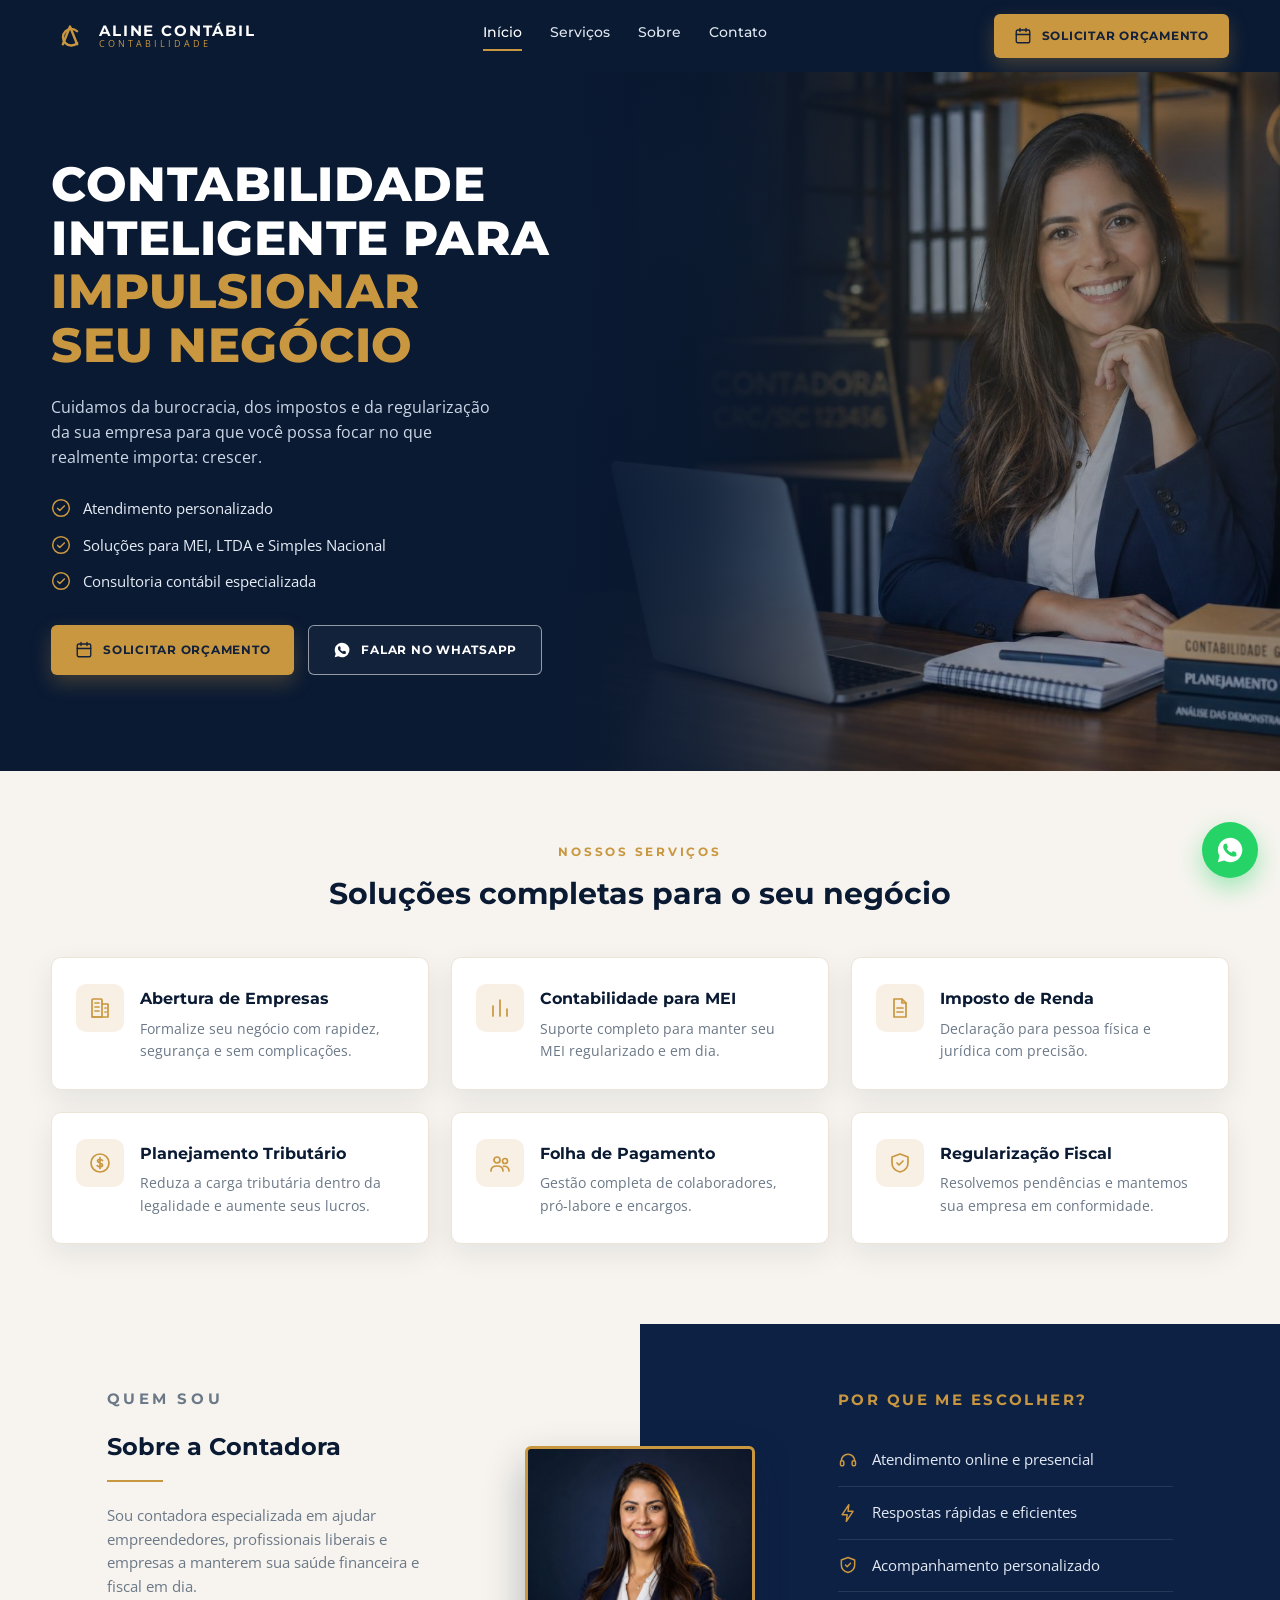
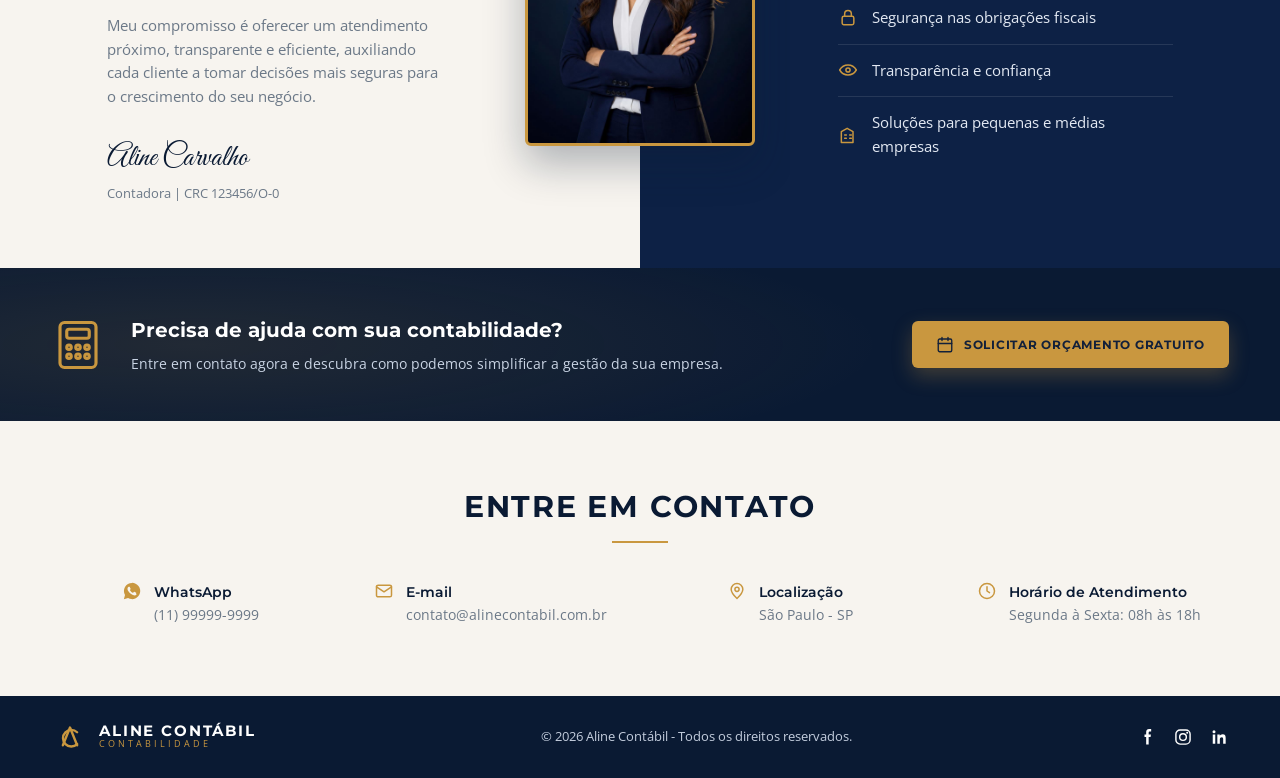
<file: aline-contabil/index.html>
<!DOCTYPE html>
<html lang="pt-BR">
<head>
<meta charset="UTF-8" />
<meta name="viewport" content="width=device-width, initial-scale=1" />
<title>Aline Contábil | Contabilidade inteligente para o seu negócio</title>
<meta name="description" content="Contabilidade completa para MEI, LTDA e Simples Nacional. Abertura de empresas, imposto de renda, folha de pagamento e planejamento tributário." />
<link rel="preconnect" href="https://fonts.googleapis.com" />
<link rel="preconnect" href="https://fonts.gstatic.com" crossorigin />
<link href="https://fonts.googleapis.com/css2?family=Montserrat:wght@400;500;600;700;800&family=Open+Sans:wght@400;600&family=Great+Vibes&display=swap" rel="stylesheet" />
<link rel="stylesheet" href="styles.css" />
</head>
<body>

<header class="site-header" id="topo">
  <div class="container header-inner">
    <a class="brand" href="#topo">
      <svg class="brand-mark" viewBox="0 0 64 64" aria-hidden="true">
        <path d="M20 46 32 16l12 30" fill="none" stroke="currentColor" stroke-width="4" stroke-linecap="round" stroke-linejoin="round"/>
        <path d="M44 24a14 14 0 1 0 0 20" fill="none" stroke="currentColor" stroke-width="4" stroke-linecap="round"/>
      </svg>
      <span class="brand-text">
        <strong>ALINE CONTÁBIL</strong>
        <small>CONTABILIDADE</small>
      </span>
    </a>

    <nav class="nav" id="nav">
      <a href="#topo" class="active">Início</a>
      <a href="#servicos">Serviços</a>
      <a href="#sobre">Sobre</a>
      <a href="#contato">Contato</a>
    </nav>

    <a class="btn btn-gold header-cta" href="#contato">
      <svg viewBox="0 0 24 24" class="ico" aria-hidden="true"><rect x="3" y="4" width="18" height="17" rx="2"/><path d="M8 2v4M16 2v4M3 10h18"/></svg>
      SOLICITAR ORÇAMENTO
    </a>

    <button class="menu-toggle" id="menuToggle" aria-label="Abrir menu">
      <span></span><span></span><span></span>
    </button>
  </div>
</header>

<section class="hero">
  <div class="hero-media" aria-hidden="true"></div>
  <div class="container hero-inner">
    <div class="hero-copy">
      <h1>
        CONTABILIDADE<br />
        INTELIGENTE PARA<br />
        <span class="gold">IMPULSIONAR<br />SEU NEGÓCIO</span>
      </h1>
      <p class="hero-sub">
        Cuidamos da burocracia, dos impostos e da regularização da sua empresa
        para que você possa focar no que realmente importa: crescer.
      </p>
      <ul class="hero-list">
        <li><svg viewBox="0 0 24 24" class="ico-check" aria-hidden="true"><circle cx="12" cy="12" r="10"/><path d="M8 12.5l2.5 2.5L16 9.5"/></svg>Atendimento personalizado</li>
        <li><svg viewBox="0 0 24 24" class="ico-check" aria-hidden="true"><circle cx="12" cy="12" r="10"/><path d="M8 12.5l2.5 2.5L16 9.5"/></svg>Soluções para MEI, LTDA e Simples Nacional</li>
        <li><svg viewBox="0 0 24 24" class="ico-check" aria-hidden="true"><circle cx="12" cy="12" r="10"/><path d="M8 12.5l2.5 2.5L16 9.5"/></svg>Consultoria contábil especializada</li>
      </ul>
      <div class="hero-actions">
        <a class="btn btn-gold" href="#contato">
          <svg viewBox="0 0 24 24" class="ico" aria-hidden="true"><rect x="3" y="4" width="18" height="17" rx="2"/><path d="M8 2v4M16 2v4M3 10h18"/></svg>
          SOLICITAR ORÇAMENTO
        </a>
        <a class="btn btn-outline" href="https://wa.me/5511999999999" target="_blank" rel="noopener">
          <svg viewBox="0 0 32 32" class="ico-fill" aria-hidden="true"><path d="M16 3a13 13 0 0 0-11.2 19.5L3 29l6.7-1.7A13 13 0 1 0 16 3zm7.3 18.2c-.3.9-1.7 1.7-2.4 1.8-.6.1-1.4.1-2.2-.1-.5-.2-1.2-.4-2.1-.8-3.7-1.6-6.1-5.3-6.3-5.6-.2-.3-1.5-2-1.5-3.8s.9-2.7 1.3-3c.3-.4.7-.5 1-.5h.7c.2 0 .5-.1.8.6l1.1 2.6c.1.2.2.4 0 .7l-.4.6-.4.4c-.1.2-.3.4-.1.7.2.3.8 1.4 1.8 2.3 1.3 1.1 2.3 1.5 2.6 1.6.3.2.5.1.7-.1l1-1.2c.2-.3.5-.2.8-.1l2.3 1.1c.3.2.6.3.7.4.1.3.1.9-.2 1.7z"/></svg>
          FALAR NO WHATSAPP
        </a>
      </div>
    </div>
  </div>
</section>

<section class="services" id="servicos">
  <div class="container">
    <p class="eyebrow">NOSSOS SERVIÇOS</p>
    <h2 class="section-title">Soluções completas para o seu negócio</h2>

    <div class="cards">
      <article class="card">
        <span class="card-icon">
          <svg viewBox="0 0 24 24" aria-hidden="true"><rect x="4" y="3" width="10" height="18" rx="1"/><path d="M14 8h6v13H4M7 7h4M7 11h4M7 15h4M17 12h1M17 16h1"/></svg>
        </span>
        <div>
          <h3>Abertura de Empresas</h3>
          <p>Formalize seu negócio com rapidez, segurança e sem complicações.</p>
        </div>
      </article>

      <article class="card">
        <span class="card-icon">
          <svg viewBox="0 0 24 24" aria-hidden="true"><path d="M5 20V10M12 20V4M19 20v-7"/></svg>
        </span>
        <div>
          <h3>Contabilidade para MEI</h3>
          <p>Suporte completo para manter seu MEI regularizado e em dia.</p>
        </div>
      </article>

      <article class="card">
        <span class="card-icon">
          <svg viewBox="0 0 24 24" aria-hidden="true"><path d="M6 3h8l4 4v14H6z"/><path d="M14 3v4h4M9 12h6M9 16h6"/></svg>
        </span>
        <div>
          <h3>Imposto de Renda</h3>
          <p>Declaração para pessoa física e jurídica com precisão.</p>
        </div>
      </article>

      <article class="card">
        <span class="card-icon">
          <svg viewBox="0 0 24 24" aria-hidden="true"><circle cx="12" cy="12" r="9"/><path d="M14.5 9.5c-.6-.8-1.6-1.2-2.6-1.2-1.4 0-2.4.7-2.4 1.8 0 2.4 5 1.3 5 3.8 0 1.2-1.1 1.9-2.6 1.9-1.1 0-2.1-.4-2.7-1.2M12 6.5v11"/></svg>
        </span>
        <div>
          <h3>Planejamento Tributário</h3>
          <p>Reduza a carga tributária dentro da legalidade e aumente seus lucros.</p>
        </div>
      </article>

      <article class="card">
        <span class="card-icon">
          <svg viewBox="0 0 24 24" aria-hidden="true"><circle cx="9" cy="9" r="3"/><path d="M3 20c0-3.3 2.7-5 6-5s6 1.7 6 5"/><circle cx="17" cy="10" r="2.5"/><path d="M15.5 15.4c2.9-.6 5.5 1 5.5 4.6"/></svg>
        </span>
        <div>
          <h3>Folha de Pagamento</h3>
          <p>Gestão completa de colaboradores, pró-labore e encargos.</p>
        </div>
      </article>

      <article class="card">
        <span class="card-icon">
          <svg viewBox="0 0 24 24" aria-hidden="true"><path d="M12 3l8 3v6c0 4.4-3.2 7.7-8 9-4.8-1.3-8-4.6-8-9V6z"/><path d="M9 12l2 2 4-4"/></svg>
        </span>
        <div>
          <h3>Regularização Fiscal</h3>
          <p>Resolvemos pendências e mantemos sua empresa em conformidade.</p>
        </div>
      </article>
    </div>
  </div>
</section>

<section class="about" id="sobre">
  <div class="about-grid">
    <div class="about-left">
      <div class="about-left-inner">
        <p class="eyebrow">QUEM SOU</p>
        <h2>Sobre a Contadora</h2>
        <span class="rule"></span>
        <p>
          Sou contadora especializada em ajudar empreendedores, profissionais liberais
          e empresas a manterem sua saúde financeira e fiscal em dia.
        </p>
        <p>
          Meu compromisso é oferecer um atendimento próximo, transparente e eficiente,
          auxiliando cada cliente a tomar decisões mais seguras para o crescimento do seu negócio.
        </p>
        <p class="signature">Aline Carvalho</p>
        <p class="signature-role">Contadora | CRC 123456/O-0</p>
      </div>
    </div>

    <div class="about-photo">
      <div class="photo-frame" role="img" aria-label="Foto da contadora Aline Carvalho"></div>
    </div>

    <div class="about-right">
      <div class="about-right-inner">
        <h3>POR QUE ME ESCOLHER?</h3>
        <ul class="benefits">
          <li>
            <svg viewBox="0 0 24 24" class="ico-gold" aria-hidden="true"><path d="M4 13a8 8 0 0 1 16 0"/><rect x="3" y="13" width="4" height="6" rx="1.5"/><rect x="17" y="13" width="4" height="6" rx="1.5"/></svg>
            Atendimento online e presencial
          </li>
          <li>
            <svg viewBox="0 0 24 24" class="ico-gold" aria-hidden="true"><path d="M13 2L5 14h6l-1 8 8-12h-6z"/></svg>
            Respostas rápidas e eficientes
          </li>
          <li>
            <svg viewBox="0 0 24 24" class="ico-gold" aria-hidden="true"><path d="M12 3l8 3v6c0 4.4-3.2 7.7-8 9-4.8-1.3-8-4.6-8-9V6z"/><path d="M9 12l2 2 4-4"/></svg>
            Acompanhamento personalizado
          </li>
          <li>
            <svg viewBox="0 0 24 24" class="ico-gold" aria-hidden="true"><rect x="5" y="10" width="14" height="10" rx="2"/><path d="M8 10V7a4 4 0 0 1 8 0v3"/></svg>
            Segurança nas obrigações fiscais
          </li>
          <li>
            <svg viewBox="0 0 24 24" class="ico-gold" aria-hidden="true"><path d="M2 12s3.5-6 10-6 10 6 10 6-3.5 6-10 6-10-6-10-6z"/><circle cx="12" cy="12" r="2.5"/></svg>
            Transparência e confiança
          </li>
          <li>
            <svg viewBox="0 0 24 24" class="ico-gold" aria-hidden="true"><path d="M4 21V8l7-4 7 4v13z"/><path d="M8 12h2M8 16h2M14 12h2M14 16h2"/></svg>
            Soluções para pequenas e médias empresas
          </li>
        </ul>
      </div>
    </div>
  </div>
</section>

<section class="cta">
  <div class="container cta-inner">
    <span class="cta-icon">
      <svg viewBox="0 0 24 24" aria-hidden="true"><rect x="4" y="2" width="16" height="20" rx="2"/><rect x="7" y="5" width="10" height="4" rx="1"/><circle cx="8" cy="13" r="1"/><circle cx="12" cy="13" r="1"/><circle cx="16" cy="13" r="1"/><circle cx="8" cy="17" r="1"/><circle cx="12" cy="17" r="1"/><circle cx="16" cy="17" r="1"/></svg>
    </span>
    <div class="cta-text">
      <h2>Precisa de ajuda com sua contabilidade?</h2>
      <p>Entre em contato agora e descubra como podemos simplificar a gestão da sua empresa.</p>
    </div>
    <a class="btn btn-gold" href="#contato">
      <svg viewBox="0 0 24 24" class="ico" aria-hidden="true"><rect x="3" y="4" width="18" height="17" rx="2"/><path d="M8 2v4M16 2v4M3 10h18"/></svg>
      SOLICITAR ORÇAMENTO GRATUITO
    </a>
  </div>
</section>

<section class="contact" id="contato">
  <div class="container">
    <h2 class="section-title center">ENTRE EM CONTATO</h2>
    <span class="rule center-rule"></span>

    <div class="contact-grid">
      <a class="contact-item" href="https://wa.me/5511999999999" target="_blank" rel="noopener">
        <svg viewBox="0 0 32 32" class="ico-fill ico-gold-fill" aria-hidden="true"><path d="M16 3a13 13 0 0 0-11.2 19.5L3 29l6.7-1.7A13 13 0 1 0 16 3zm7.3 18.2c-.3.9-1.7 1.7-2.4 1.8-.6.1-1.4.1-2.2-.1-.5-.2-1.2-.4-2.1-.8-3.7-1.6-6.1-5.3-6.3-5.6-.2-.3-1.5-2-1.5-3.8s.9-2.7 1.3-3c.3-.4.7-.5 1-.5h.7c.2 0 .5-.1.8.6l1.1 2.6c.1.2.2.4 0 .7l-.4.6-.4.4c-.1.2-.3.4-.1.7.2.3.8 1.4 1.8 2.3 1.3 1.1 2.3 1.5 2.6 1.6.3.2.5.1.7-.1l1-1.2c.2-.3.5-.2.8-.1l2.3 1.1c.3.2.6.3.7.4.1.3.1.9-.2 1.7z"/></svg>
        <span><strong>WhatsApp</strong>(11) 99999-9999</span>
      </a>
      <a class="contact-item" href="mailto:contato@alinecontabil.com.br">
        <svg viewBox="0 0 24 24" class="ico-gold" aria-hidden="true"><rect x="3" y="5" width="18" height="14" rx="2"/><path d="M3 7l9 6 9-6"/></svg>
        <span><strong>E-mail</strong>contato@alinecontabil.com.br</span>
      </a>
      <div class="contact-item">
        <svg viewBox="0 0 24 24" class="ico-gold" aria-hidden="true"><path d="M12 21s7-6.3 7-11a7 7 0 1 0-14 0c0 4.7 7 11 7 11z"/><circle cx="12" cy="10" r="2.5"/></svg>
        <span><strong>Localização</strong>São Paulo - SP</span>
      </div>
      <div class="contact-item">
        <svg viewBox="0 0 24 24" class="ico-gold" aria-hidden="true"><circle cx="12" cy="12" r="9"/><path d="M12 7v5l3 2"/></svg>
        <span><strong>Horário de Atendimento</strong>Segunda à Sexta: 08h às 18h</span>
      </div>
    </div>
  </div>
</section>

<footer class="site-footer">
  <div class="container footer-inner">
    <a class="brand" href="#topo">
      <svg class="brand-mark" viewBox="0 0 64 64" aria-hidden="true">
        <path d="M20 46 32 16l12 30" fill="none" stroke="currentColor" stroke-width="4" stroke-linecap="round" stroke-linejoin="round"/>
        <path d="M44 24a14 14 0 1 0 0 20" fill="none" stroke="currentColor" stroke-width="4" stroke-linecap="round"/>
      </svg>
      <span class="brand-text">
        <strong>ALINE CONTÁBIL</strong>
        <small>CONTABILIDADE</small>
      </span>
    </a>

    <p class="copyright">© 2026 Aline Contábil - Todos os direitos reservados.</p>

    <div class="socials">
      <a href="#" aria-label="Facebook"><svg viewBox="0 0 24 24" aria-hidden="true"><path d="M14 9V7c0-1 .5-1.5 1.7-1.5H17V2.5h-2.4C11.8 2.5 11 4.2 11 6.3V9H9v3h2v9h3v-9h2.3l.4-3z"/></svg></a>
      <a href="#" aria-label="Instagram"><svg viewBox="0 0 24 24" aria-hidden="true" class="stroke"><rect x="3.5" y="3.5" width="17" height="17" rx="5"/><circle cx="12" cy="12" r="4"/><circle cx="17" cy="7" r="1.2" fill="currentColor" stroke="none"/></svg></a>
      <a href="#" aria-label="LinkedIn"><svg viewBox="0 0 24 24" aria-hidden="true"><path d="M4.5 9h3v11h-3zM6 4a1.8 1.8 0 1 0 0 3.6A1.8 1.8 0 0 0 6 4zM10 9h2.9v1.6c.5-.9 1.7-1.9 3.5-1.9 3 0 3.6 1.9 3.6 4.5V20h-3v-5.2c0-1.3-.3-2.4-1.7-2.4s-2.3 1-2.3 2.4V20h-3z"/></svg></a>
    </div>
  </div>
</footer>

<a class="whatsapp-float" href="https://wa.me/5511999999999" target="_blank" rel="noopener" aria-label="Falar no WhatsApp">
  <svg viewBox="0 0 32 32" aria-hidden="true"><path d="M16 3a13 13 0 0 0-11.2 19.5L3 29l6.7-1.7A13 13 0 1 0 16 3zm7.3 18.2c-.3.9-1.7 1.7-2.4 1.8-.6.1-1.4.1-2.2-.1-.5-.2-1.2-.4-2.1-.8-3.7-1.6-6.1-5.3-6.3-5.6-.2-.3-1.5-2-1.5-3.8s.9-2.7 1.3-3c.3-.4.7-.5 1-.5h.7c.2 0 .5-.1.8.6l1.1 2.6c.1.2.2.4 0 .7l-.4.6-.4.4c-.1.2-.3.4-.1.7.2.3.8 1.4 1.8 2.3 1.3 1.1 2.3 1.5 2.6 1.6.3.2.5.1.7-.1l1-1.2c.2-.3.5-.2.8-.1l2.3 1.1c.3.2.6.3.7.4.1.3.1.9-.2 1.7z"/></svg>
</a>

<script src="script.js"></script>
</body>
</html>
</file>
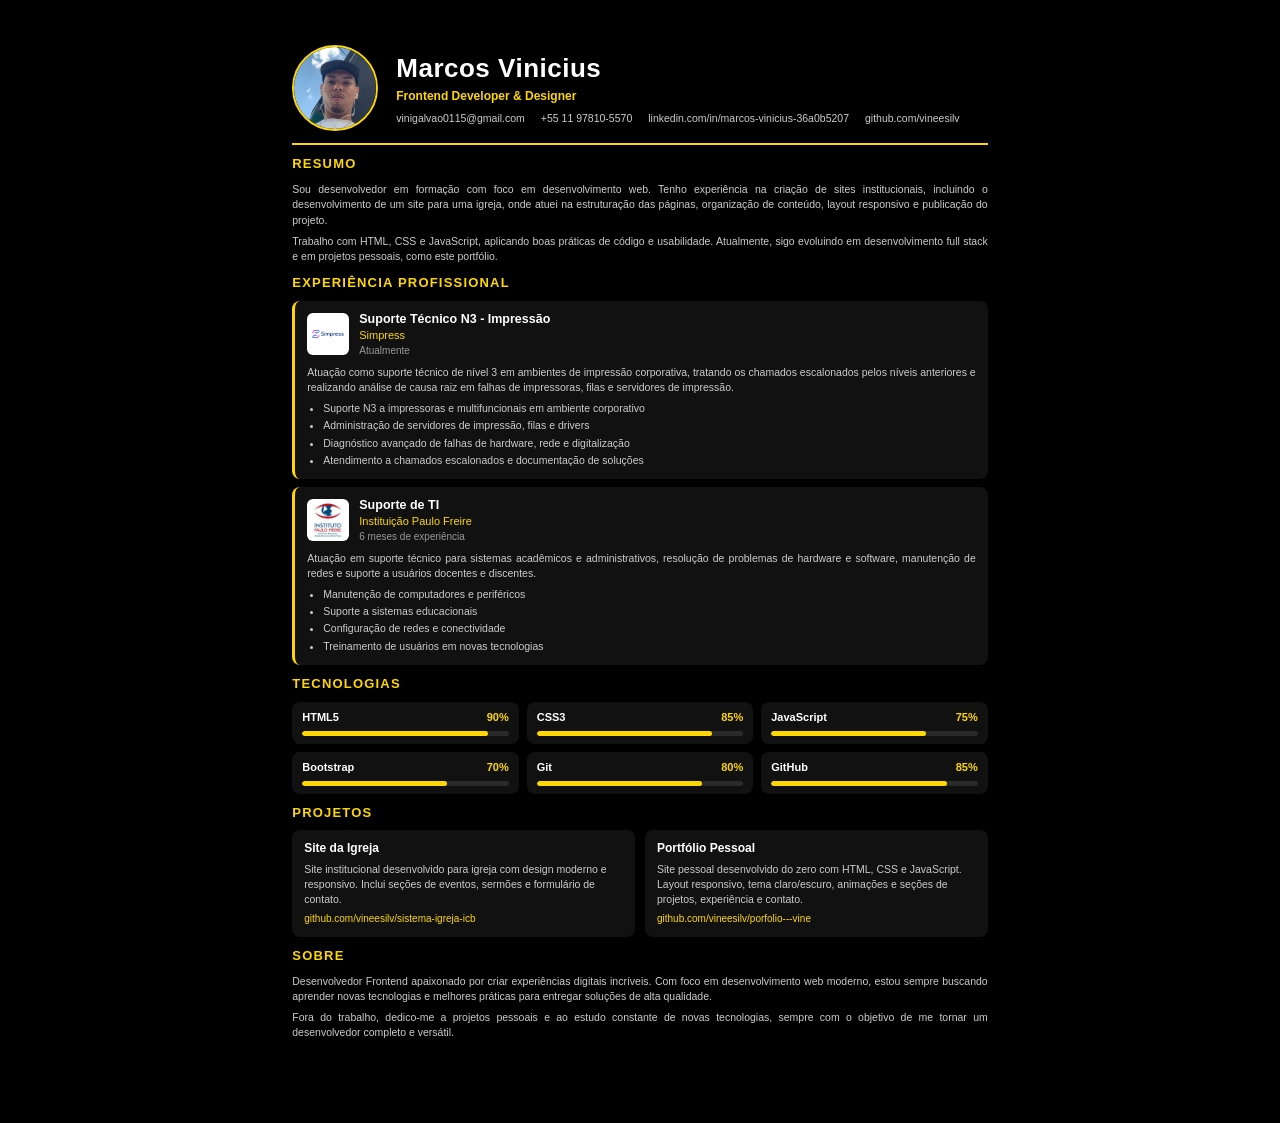
<file: cv.html>
<!doctype html>
<html lang="pt-BR">
<head>
  <meta charset="utf-8" />
  <title>Marcos Vinicius — Currículo</title>
  <style>
    :root {
      --bg: #000000;
      --card: #111111;
      --accent: #ffd700;
      --muted: #999999;
      --text: #ffffff;
      --text-secondary: #cccccc;
    }

    @page {
      size: A4;
      margin: 0;
    }

    * {
      box-sizing: border-box;
      margin: 0;
      padding: 0;
      -webkit-print-color-adjust: exact;
      print-color-adjust: exact;
    }

    body {
      font-family: 'Inter', -apple-system, BlinkMacSystemFont, 'Segoe UI', Roboto, sans-serif;
      background: var(--bg);
      color: var(--text);
      line-height: 1.45;
      font-size: 10.5px;
    }

    .page {
      width: 210mm;
      height: 297mm;
      overflow: hidden;
      margin: 0 auto;
      padding: 12mm 13mm 10mm;
      background: var(--bg);
    }

    header.cv-header {
      display: flex;
      align-items: center;
      gap: 18px;
      border-bottom: 2px solid var(--accent);
      padding-bottom: 12px;
    }

    .avatar {
      width: 86px;
      height: 86px;
      border-radius: 50%;
      object-fit: cover;
      border: 2px solid var(--accent);
      flex-shrink: 0;
    }

    .cv-header h1 {
      font-size: 26px;
      letter-spacing: 0.5px;
    }

    .role {
      color: var(--accent);
      font-weight: 600;
      margin-bottom: 6px;
      font-size: 12px;
    }

    .contact-list {
      list-style: none;
      display: flex;
      flex-wrap: wrap;
      gap: 6px 16px;
      color: var(--text-secondary);
      font-size: 10.5px;
    }

    .contact-list a {
      color: var(--text-secondary);
      text-decoration: none;
    }

    section {
      margin-top: 10px;
    }

    section > h2 {
      font-size: 13px;
      text-transform: uppercase;
      letter-spacing: 1.2px;
      color: var(--accent);
      margin-bottom: 8px;
    }

    .summary p + p {
      margin-top: 6px;
    }

    .summary p,
    .job-description {
      color: var(--text-secondary);
      text-align: justify;
    }

    .job {
      background: var(--card);
      border-left: 3px solid var(--accent);
      border-radius: 8px;
      padding: 9px 12px;
    }

    .job + .job {
      margin-top: 8px;
    }

    .job-header {
      display: flex;
      align-items: center;
      gap: 10px;
      margin-bottom: 6px;
    }

    .company-logo {
      width: 42px;
      height: 42px;
      border-radius: 6px;
      overflow: hidden;
      background: #ffffff;
      display: flex;
      align-items: center;
      justify-content: center;
      flex-shrink: 0;
    }

    .company-logo img {
      width: 100%;
      height: 100%;
      object-fit: contain;
      padding: 3px;
    }

    .company-logo.logo-cover img {
      object-fit: cover;
      padding: 0;
    }

    .job-header h3 {
      font-size: 12.5px;
    }

    .company-name {
      color: var(--accent);
      font-size: 11px;
    }

    .job-date {
      color: var(--muted);
      font-size: 10px;
    }

    ul.responsibilities {
      margin: 6px 0 0 16px;
      color: var(--text-secondary);
    }

    ul.responsibilities li {
      margin-bottom: 2px;
    }

    .tech-grid {
      display: grid;
      grid-template-columns: repeat(3, 1fr);
      gap: 8px;
    }

    .tech-item {
      background: var(--card);
      border-radius: 8px;
      padding: 8px 10px;
    }

    .tech-item .tech-name {
      display: flex;
      justify-content: space-between;
      font-weight: 600;
      margin-bottom: 5px;
      font-size: 11px;
    }

    .tech-item .tech-name span:last-child {
      color: var(--accent);
    }

    .skill-bar {
      height: 5px;
      background: #2a2a2a;
      border-radius: 3px;
      overflow: hidden;
    }

    .skill-fill {
      height: 100%;
      background: var(--accent);
      border-radius: 3px;
    }

    .projects-list {
      display: grid;
      grid-template-columns: 1fr 1fr;
      gap: 10px;
    }

    .project {
      background: var(--card);
      border-radius: 8px;
      padding: 10px 12px;
    }

    .project h3 {
      font-size: 12px;
      margin-bottom: 4px;
    }

    .project p {
      color: var(--text-secondary);
    }

    .project a {
      color: var(--accent);
      text-decoration: none;
      font-size: 10px;
      display: inline-block;
      margin-top: 5px;
      word-break: break-all;
    }
  </style>
</head>
<body>
  <div class="page">
    <header class="cv-header">
      <img class="avatar" src="img/img do vine.jpg" alt="Marcos Vinicius">
      <div>
        <h1>Marcos Vinicius</h1>
        <p class="role">Frontend Developer &amp; Designer</p>
        <ul class="contact-list">
          <li><a href="mailto:vinigalvao0115@gmail.com">vinigalvao0115@gmail.com</a></li>
          <li><a href="https://wa.me/5511978105570">+55 11 97810-5570</a></li>
          <li><a href="https://www.linkedin.com/in/marcos-vinicius-36a0b5207/">linkedin.com/in/marcos-vinicius-36a0b5207</a></li>
          <li><a href="https://github.com/vineesilv">github.com/vineesilv</a></li>
        </ul>
      </div>
    </header>

    <section class="summary">
      <h2>Resumo</h2>
      <p>Sou desenvolvedor em formação com foco em desenvolvimento web. Tenho experiência na criação de sites institucionais, incluindo o desenvolvimento de um site para uma igreja, onde atuei na estruturação das páginas, organização de conteúdo, layout responsivo e publicação do projeto.</p>
      <p>Trabalho com HTML, CSS e JavaScript, aplicando boas práticas de código e usabilidade. Atualmente, sigo evoluindo em desenvolvimento full stack e em projetos pessoais, como este portfólio.</p>
    </section>

    <section>
      <h2>Experiência Profissional</h2>

      <div class="job">
        <div class="job-header">
          <div class="company-logo"><img src="img/simpress.png" alt="Simpress"></div>
          <div>
            <h3>Suporte Técnico N3 - Impressão</h3>
            <p class="company-name">Simpress</p>
            <p class="job-date">Atualmente</p>
          </div>
        </div>
        <p class="job-description">Atuação como suporte técnico de nível 3 em ambientes de impressão corporativa, tratando os chamados escalonados pelos níveis anteriores e realizando análise de causa raiz em falhas de impressoras, filas e servidores de impressão.</p>
        <ul class="responsibilities">
          <li>Suporte N3 a impressoras e multifuncionais em ambiente corporativo</li>
          <li>Administração de servidores de impressão, filas e drivers</li>
          <li>Diagnóstico avançado de falhas de hardware, rede e digitalização</li>
          <li>Atendimento a chamados escalonados e documentação de soluções</li>
        </ul>
      </div>

      <div class="job">
        <div class="job-header">
          <div class="company-logo logo-cover"><img src="img/paulofreire.jpg" alt="Instituição Paulo Freire"></div>
          <div>
            <h3>Suporte de TI</h3>
            <p class="company-name">Instituição Paulo Freire</p>
            <p class="job-date">6 meses de experiência</p>
          </div>
        </div>
        <p class="job-description">Atuação em suporte técnico para sistemas acadêmicos e administrativos, resolução de problemas de hardware e software, manutenção de redes e suporte a usuários docentes e discentes.</p>
        <ul class="responsibilities">
          <li>Manutenção de computadores e periféricos</li>
          <li>Suporte a sistemas educacionais</li>
          <li>Configuração de redes e conectividade</li>
          <li>Treinamento de usuários em novas tecnologias</li>
        </ul>
      </div>
    </section>

    <section>
      <h2>Tecnologias</h2>
      <div class="tech-grid">
        <div class="tech-item">
          <div class="tech-name"><span>HTML5</span><span>90%</span></div>
          <div class="skill-bar"><div class="skill-fill" style="width: 90%"></div></div>
        </div>
        <div class="tech-item">
          <div class="tech-name"><span>CSS3</span><span>85%</span></div>
          <div class="skill-bar"><div class="skill-fill" style="width: 85%"></div></div>
        </div>
        <div class="tech-item">
          <div class="tech-name"><span>JavaScript</span><span>75%</span></div>
          <div class="skill-bar"><div class="skill-fill" style="width: 75%"></div></div>
        </div>
        <div class="tech-item">
          <div class="tech-name"><span>Bootstrap</span><span>70%</span></div>
          <div class="skill-bar"><div class="skill-fill" style="width: 70%"></div></div>
        </div>
        <div class="tech-item">
          <div class="tech-name"><span>Git</span><span>80%</span></div>
          <div class="skill-bar"><div class="skill-fill" style="width: 80%"></div></div>
        </div>
        <div class="tech-item">
          <div class="tech-name"><span>GitHub</span><span>85%</span></div>
          <div class="skill-bar"><div class="skill-fill" style="width: 85%"></div></div>
        </div>
      </div>
    </section>

    <section>
      <h2>Projetos</h2>
      <div class="projects-list">
        <div class="project">
          <h3>Site da Igreja</h3>
          <p>Site institucional desenvolvido para igreja com design moderno e responsivo. Inclui seções de eventos, sermões e formulário de contato.</p>
          <a href="https://github.com/vineesilv/sistema-igreja-icb">github.com/vineesilv/sistema-igreja-icb</a>
        </div>
        <div class="project">
          <h3>Portfólio Pessoal</h3>
          <p>Site pessoal desenvolvido do zero com HTML, CSS e JavaScript. Layout responsivo, tema claro/escuro, animações e seções de projetos, experiência e contato.</p>
          <a href="https://github.com/vineesilv/porfolio---vine">github.com/vineesilv/porfolio---vine</a>
        </div>
      </div>
    </section>

    <section>
      <h2>Sobre</h2>
      <div class="summary">
        <p>Desenvolvedor Frontend apaixonado por criar experiências digitais incríveis. Com foco em desenvolvimento web moderno, estou sempre buscando aprender novas tecnologias e melhores práticas para entregar soluções de alta qualidade.</p>
        <p>Fora do trabalho, dedico-me a projetos pessoais e ao estudo constante de novas tecnologias, sempre com o objetivo de me tornar um desenvolvedor completo e versátil.</p>
      </div>
    </section>
  </div>
</body>
</html>
</file>
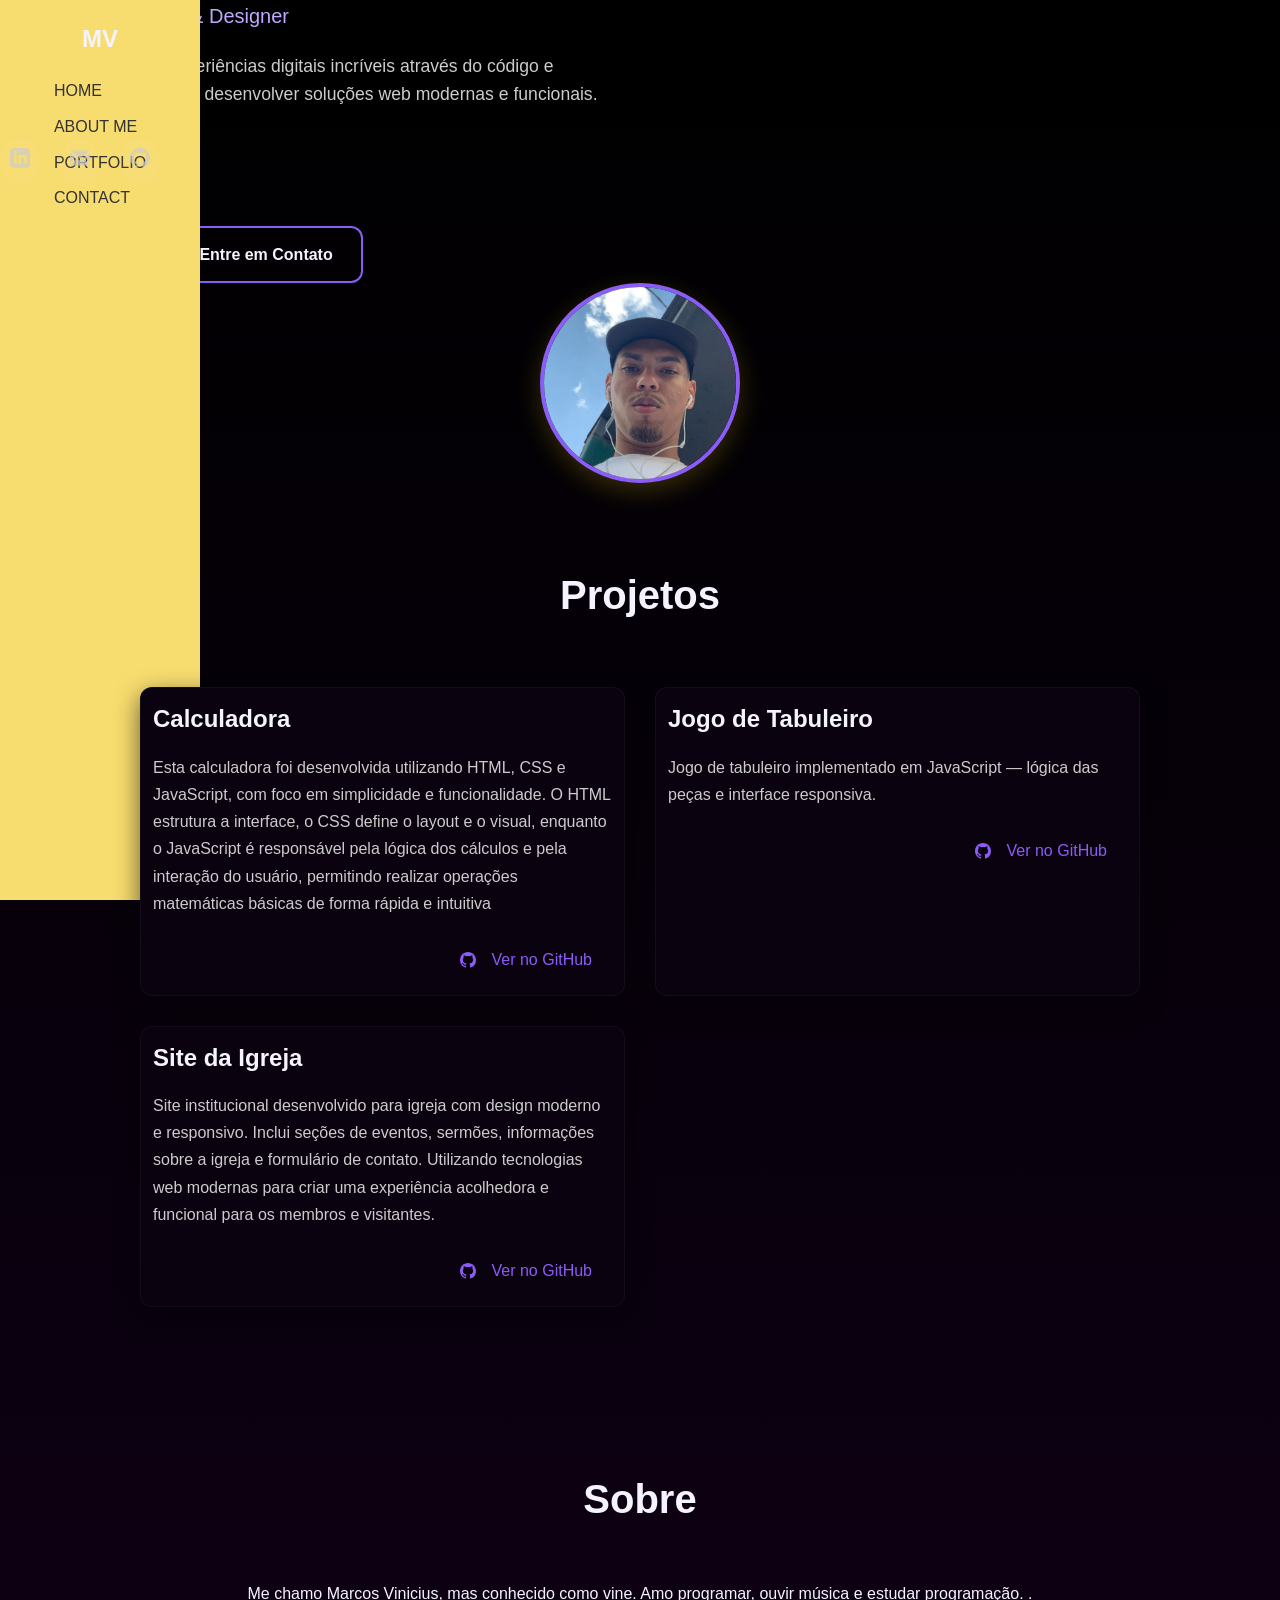
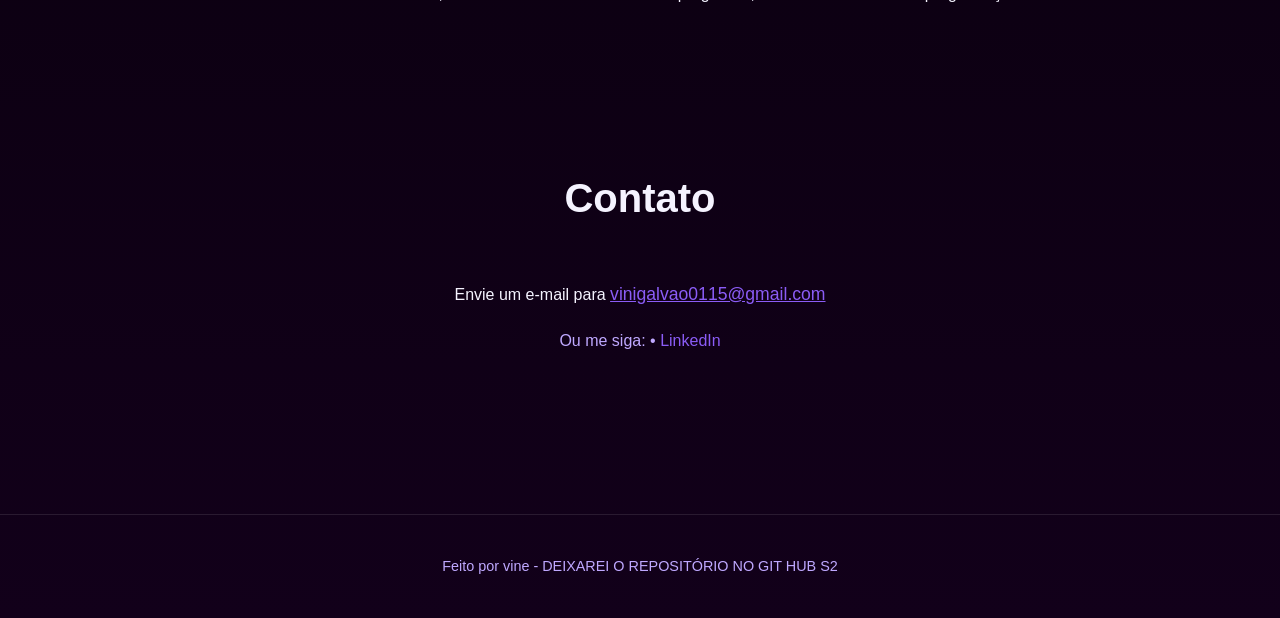
<file: index-old.html>
<!doctype html>
<html lang="pt-BR">
<head>
  <meta charset="utf-8" />
  <meta name="viewport" content="width=device-width,initial-scale=1" />
  <title>Marcos Vinicius — Full Stack Developer</title>
  <meta name="description" content="Portfólio pessoal — projetos e contatos." />
  <link rel="stylesheet" href="styles.css">
  <link rel="icon" href="data:;base64,iVBORw0KGgo=">
  <style>
    :root{--bg:#12001a;--card:#0c0210;--accent:#8b5cf6;--muted:#bfa8ff;--text:#f5f3ff}
    body{background:linear-gradient(180deg,#000000 0%,var(--bg) 100%);color:var(--text)}
    .card{background:#0b0210;border-radius:12px;padding:12px;border:1px solid rgba(255,255,255,0.04);box-shadow:0 8px 24px rgba(2,2,8,0.6)}
    .btn{background:linear-gradient(90deg,var(--accent),#5b21b6);color:#f8f7ff}
    .role{color:var(--muted)}
    .sidebar {
      position: fixed;
      top: 0;
      left: 0;
      width: 200px;
      height: 100vh;
      background-color: #f7dc6f;
      padding: 20px;
      display: flex;
      flex-direction: column;
      align-items: center;
    }
    .sidebar-logo {
      font-size: 24px;
      font-weight: bold;
      margin-bottom: 20px;
    }
    .sidebar-nav {
      list-style: none;
      padding: 0;
      margin: 0;
    }
    .sidebar-nav li {
      margin-bottom: 10px;
    }
    .sidebar-nav a {
      text-decoration: none;
      color: #333;
    }
    .main-content {
      margin-left: 200px;
      padding: 20px;
    }
  </style>
</head>
<body>
  <aside class="sidebar">
    <div class="sidebar-logo">MV</div>
    <nav>
      <ul class="sidebar-nav">
        <li><a href="#home">HOME</a></li>
        <li><a href="#about">ABOUT ME</a></li>
        <li><a href="#projects">PORTFOLIO</a></li>
        <li><a href="#contact">CONTACT</a></li>
      </ul>
    </nav>
  </aside>
          </h1>
          <p class="role">Full Stack Developer & Designer</p>
          <p class="hero-description">
            Apaixonado por criar experiências digitais incríveis através do código e design.
            Especializado em desenvolver soluções web modernas e funcionais.
          </p>
          <div class="contact-icons">
            <a href="https://www.linkedin.com/in/marcos-vinicius-36a0b5207/" target="_blank" rel="noopener noreferrer" class="contact-icon" title="LinkedIn">
              <svg width="20" height="20" viewBox="0 0 24 24" fill="currentColor">
                <path d="M19 0h-14c-2.761 0-5 2.239-5 5v14c0 2.761 2.239 5 5 5h14c2.762 0 5-2.239 5-5v-14c0-2.761-2.238-5-5-5zm-11 19h-3v-11h3v11zm-1.5-12.268c-.966 0-1.75-.79-1.75-1.764s.784-1.764 1.75-1.764 1.75.79 1.75 1.764-.783 1.764-1.75 1.764zm13.5 12.268h-3v-5.604c0-3.368-4-3.113-4 0v5.604h-3v-11h3v1.765c1.396-2.586 7-2.777 7 2.476v6.759z"/>
              </svg>
            </a>
            <a href="mailto:vinigalvao0115@gmail.com" class="contact-icon" title="Email">
              <svg width="20" height="20" viewBox="0 0 24 24" fill="currentColor">
                <path d="M12 12.713l-11.985-9.713h23.971l-11.986 9.713zm-5.425-1.822l-6.575-5.329v12.501l6.575-7.172zm10.85 0l6.575 7.172v-12.501l-6.575 5.329zm-1.557 1.261l-3.868 3.135-3.868-3.135-8.11 8.848h23.956l-8.11-8.848z"/>
              </svg>
            </a>
            <a href="https://github.com/vineesilv" target="_blank" rel="noopener noreferrer" class="contact-icon" title="GitHub">
              <svg width="20" height="20" viewBox="0 0 24 24" fill="currentColor">
                <path d="M12 0c-6.626 0-12 5.373-12 12 0 5.302 3.438 9.8 8.207 11.387.599.111.793-.261.793-.577v-2.234c-3.338.726-4.033-1.416-4.033-1.416-.546-1.387-1.333-1.756-1.333-1.756-1.089-.745.083-.729.083-.729 1.205.084 1.839 1.237 1.839 1.237 1.07 1.834 2.807 1.304 3.492.997.107-.775.418-1.305.762-1.604-2.665-.305-5.467-1.334-5.467-5.931 0-1.311.469-2.381 1.236-3.221-.124-.303-.535-1.524.117-3.176 0 0 1.008-.322 3.301 1.23.957-.266 1.983-.399 3.003-.404 1.02.005 2.047.138 3.006.404 2.291-1.552 3.297-1.23 3.297-1.23.653 1.653.242 2.874.118 3.176.77.84 1.235 1.911 1.235 3.221 0 4.609-2.807 5.624-5.479 5.921.43.372.823 1.102.823 2.222v3.293c0 .319.192.694.801.576 4.765-1.589 8.199-6.086 8.199-11.386 0-6.627-5.373-12-12-12z"/>
              </svg>
            </a>
          </div>
          <div class="actions">
            <a class="btn primary" href="#projects">Ver Projetos</a>
            <a class="btn secondary" href="#contact">Entre em Contato</a>
          </div>
        </div>
        <div class="hero-image">
          <img class="avatar" src="img/img do vine.jpg" alt="Marcos Vinicius">
        </div>
      </div>
    </section>

    <section id="projects" class="projects">
      <h2>Projetos</h2>
      <div class="grid">
        <article class="card">
          <h3>Calculadora</h3>
          <p> Esta calculadora foi desenvolvida utilizando HTML, CSS e JavaScript, com foco em simplicidade e funcionalidade. O HTML estrutura a interface, o CSS define o layout e o visual, enquanto o JavaScript é responsável pela lógica dos cálculos e pela interação do usuário, permitindo realizar operações matemáticas básicas de forma rápida e intuitiva</p>
          <div class="card-actions">
              <a href="https://github.com/vinessilva/Calculadora-by-vine" target="_blank" rel="noopener noreferrer" class="github-link">
                <svg style="width:16px;height:16px;vertical-align:middle;margin-right:8px;fill:currentColor" viewBox="0 0 16 16" aria-hidden="true" xmlns="http://www.w3.org/2000/svg">
                  <path d="M8 0C3.58 0 0 3.58 0 8c0 3.54 2.29 6.53 5.47 7.59.4.07.55-.17.55-.38 0-.19-.01-.82-.01-1.49-2.01.37-2.53-.49-2.69-.94-.09-.23-.48-.94-.82-1.13-.28-.15-.68-.52-.01-.53.63-.01 1.08.58 1.23.82.72 1.21 1.87.87 2.33.66.07-.52.28-.87.51-1.07-1.78-.2-3.64-.89-3.64-3.95 0-.87.31-1.59.82-2.15-.08-.2-.36-1.01.08-2.1 0 0 .67-.21 2.2.82a7.68 7.68 0 012.01-.27c.68 0 1.36.09 2.01.27 1.53-1.04 2.2-.82 2.2-.82.44 1.09.16 1.9.08 2.1.51.56.82 1.28.82 2.15 0 3.07-1.87 3.75-3.65 3.95.29.25.54.73.54 1.48 0 1.07-.01 1.93-.01 2.2 0 .21.15.46.55.38A8.013 8.013 0 0016 8c0-4.42-3.58-8-8-8z"/>
                </svg>
                Ver no GitHub
              </a>
          </div>
        </article>
        <article class="card">
            
            <h3>Jogo de Tabuleiro</h3>
            <p>Jogo de tabuleiro implementado em JavaScript — lógica das peças e interface responsiva.</p>
             <div class="card-actions">
              <a href="https://github.com/vinessilva/jogo-de-tabuleiro" target="_blank" rel="noopener noreferrer" class="github-link">
                <svg style="width:16px;height:16px;vertical-align:middle;margin-right:8px;fill:currentColor" viewBox="0 0 16 16" aria-hidden="true" xmlns="http://www.w3.org/2000/svg">
                  <path d="M8 0C3.58 0 0 3.58 0 8c0 3.54 2.29 6.53 5.47 7.59.4.07.55-.17.55-.38 0-.19-.01-.82-.01-1.49-2.01.37-2.53-.49-2.69-.94-.09-.23-.48-.94-.82-1.13-.28-.15-.68-.52-.01-.53.63-.01 1.08.58 1.23.82.72 1.21 1.87.87 2.33.66.07-.52.28-.87.51-1.07-1.78-.2-3.64-.89-3.64-3.95 0-.87.31-1.59.82-2.15-.08-.2-.36-1.01.08-2.1 0 0 .67-.21 2.2.82a7.68 7.68 0 012.01-.27c.68 0 1.36.09 2.01.27 1.53-1.04 2.2-.82 2.2-.82.44 1.09.16 1.9.08 2.1.51.56.82 1.28.82 2.15 0 3.07-1.87 3.75-3.65 3.95.29.25.54.73.54 1.48 0 1.07-.01 1.93-.01 2.2 0 .21.15.46.55.38A8.013 8.013 0 0016 8c0-4.42-3.58-8-8-8z"/>
                </svg>
                Ver no GitHub
              </a>
            </div>
          </article>
          <article class="card">
            
            <h3>Site da Igreja</h3>
            <p>Site institucional desenvolvido para igreja com design moderno e responsivo. Inclui seções de eventos, sermões, informações sobre a igreja e formulário de contato. Utilizando tecnologias web modernas para criar uma experiência acolhedora e funcional para os membros e visitantes.</p>
             <div class="card-actions">
              <a href="https://github.com/vinessilva/site-igreja" target="_blank" rel="noopener noreferrer" class="github-link">
                <svg style="width:16px;height:16px;vertical-align:middle;margin-right:8px;fill:currentColor" viewBox="0 0 16 16" aria-hidden="true" xmlns="http://www.w3.org/2000/svg">
                  <path d="M8 0C3.58 0 0 3.58 0 8c0 3.54 2.29 6.53 5.47 7.59.4.07.55-.17.55-.38 0-.19-.01-.82-.01-1.49-2.01.37-2.53-.49-2.69-.94-.09-.23-.48-.94-.82-1.13-.28-.15-.68-.52-.01-.53.63-.01 1.08.58 1.23.82.72 1.21 1.87.87 2.33.66.07-.52.28-.87.51-1.07-1.78-.2-3.64-.89-3.64-3.95 0-.87.31-1.59.82-2.15-.08-.2-.36-1.01.08-2.1 0 0 .67-.21 2.2.82a7.68 7.68 0 012.01-.27c.68 0 1.36.09 2.01.27 1.53-1.04 2.2-.82 2.2-.82.44 1.09.16 1.9.08 2.1.51.56.82 1.28.82 2.15 0 3.07-1.87 3.75-3.65 3.95.29.25.54.73.54 1.48 0 1.07-.01 1.93-.01 2.2 0 .21.15.46.55.38A8.013 8.013 0 0016 8c0-4.42-3.58-8-8-8z"/>
                </svg>
                Ver no GitHub
              </a>
            </div>
          </article>
      </div>
    </section>

    <section id="about" class="about">
      <h2>Sobre</h2>
      <p>Me chamo Marcos Vinicius, mas conhecido como vine. Amo programar, ouvir música e estudar programação.
        
        .
      
</p>
    </section>

    <section id="contact" class="contact">
      <h2>Contato</h2>
      <p>Envie um e‑mail para <button id="copyEmail" class="linklike">vinigalvao0115@gmail.com</button></p>
      <p class="small">Ou me siga:  • <a href="https://www.linkedin.com/in/marcos-vinicius-36a0b5207/" target="_blank" rel="noopener noreferrer">LinkedIn</a></p>
    </section>

    <footer class="footer">
      <p>Feito por vine - DEIXAREI O REPOSITÓRIO NO GIT HUB S2</p>
    </footer>
  </main>
  <script src="script.js"></script>
</body>
</html>
</file>
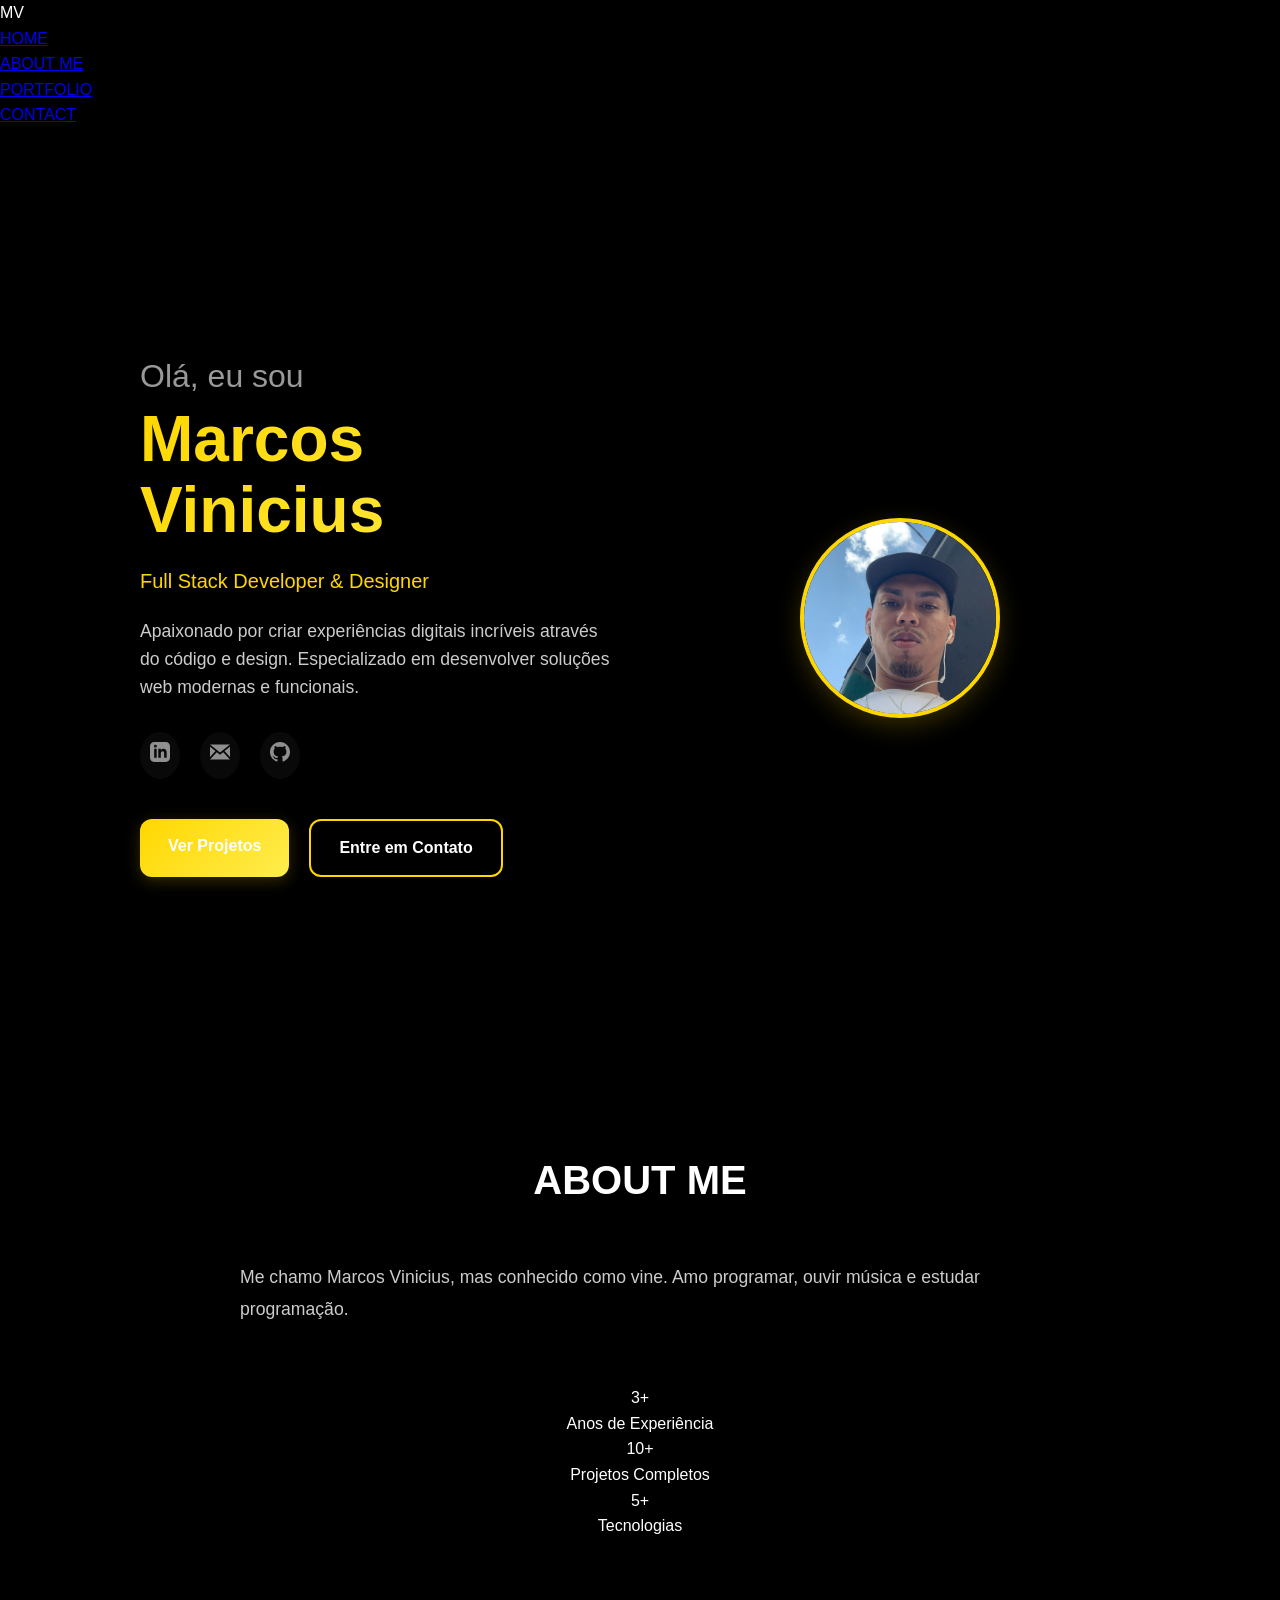
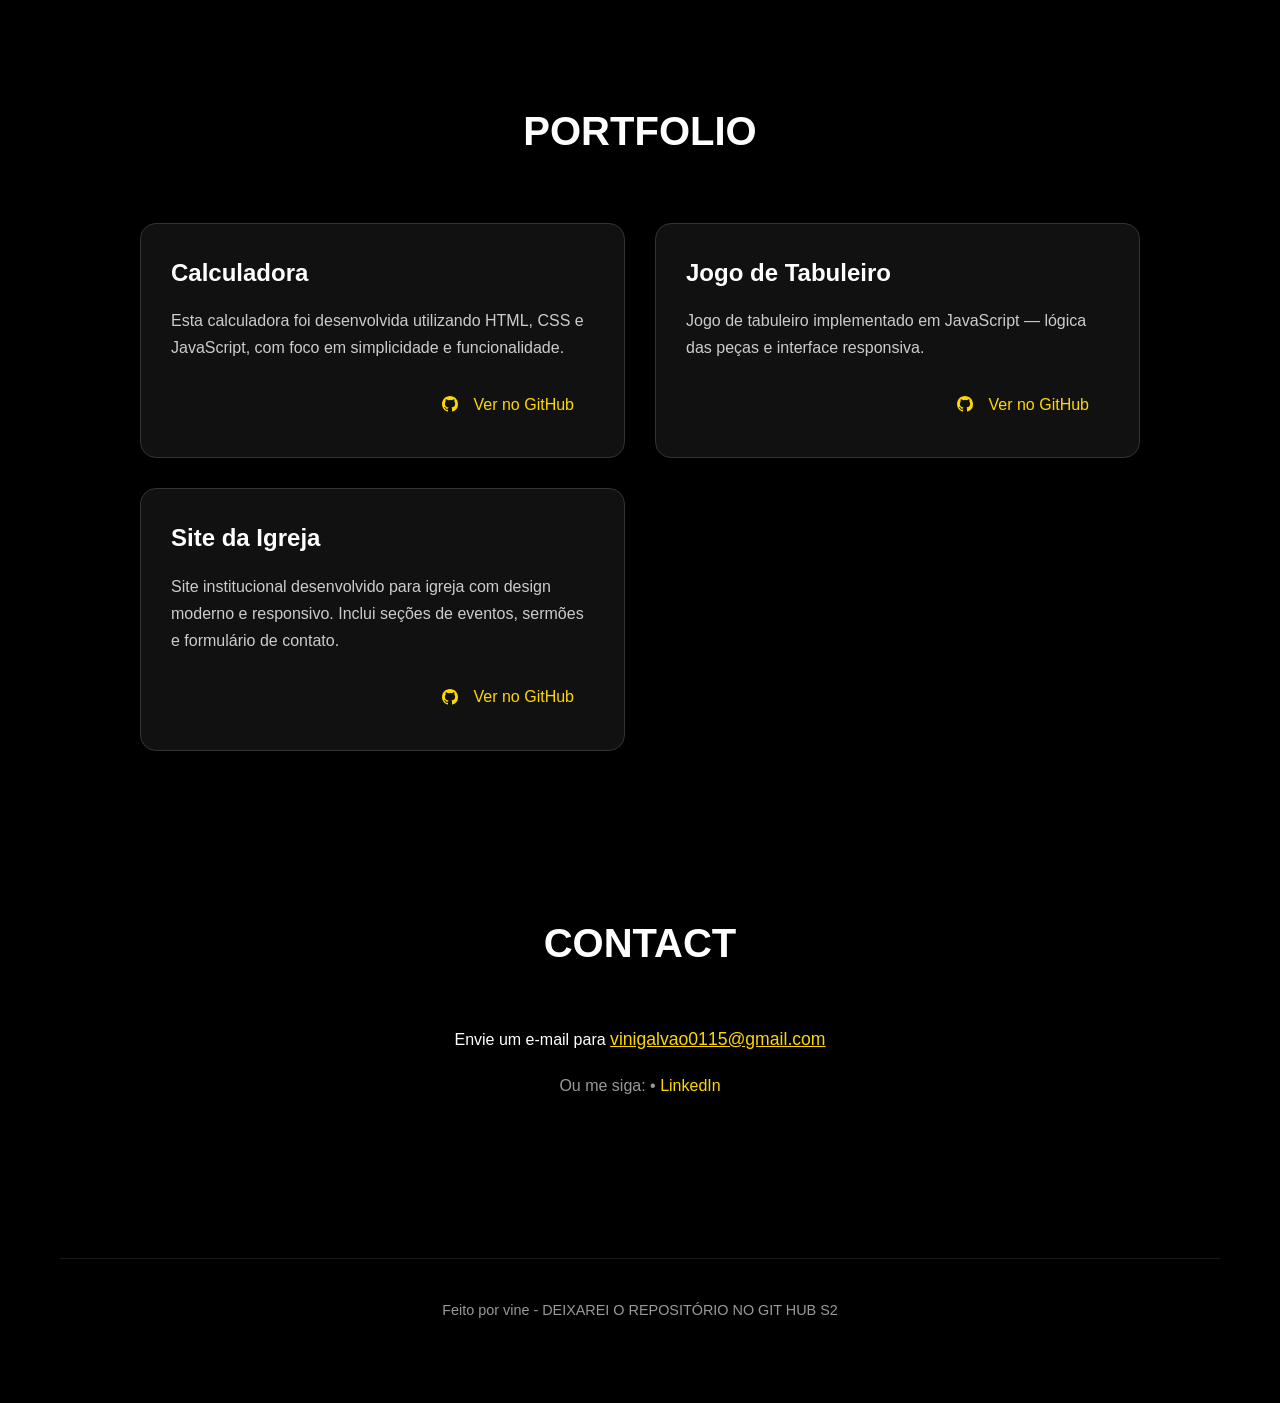
<file: index-sidebar.html>
<!doctype html>
<html lang="pt-BR">
<head>
  <meta charset="utf-8" />
  <meta name="viewport" content="width=device-width,initial-scale=1" />
  <title>Marcos Vinicius — Full Stack Developer</title>
  <meta name="description" content="Portfólio pessoal — projetos e contatos." />
  <link rel="stylesheet" href="styles.css">
  <link rel="icon" href="data:;base64,iVBORw0KGgo=">
</head>
<body>
  <aside class="sidebar">
    <div class="sidebar-logo">MV</div>
    <nav>
      <ul class="sidebar-nav">
        <li><a href="#home">HOME</a></li>
        <li><a href="#about">ABOUT ME</a></li>
        <li><a href="#projects">PORTFOLIO</a></li>
        <li><a href="#contact">CONTACT</a></li>
      </ul>
    </nav>
  </aside>

  <main class="main-content">
    <div class="container">
      <section id="home" class="hero">
        <div class="hero-content">
          <div class="hero-text">
            <h1 class="hero-title">
              <span class="greeting">Olá, eu sou</span>
              <span class="name">Marcos Vinicius</span>
            </h1>
            <p class="role">Full Stack Developer & Designer</p>
            <p class="hero-description">
              Apaixonado por criar experiências digitais incríveis através do código e design.
              Especializado em desenvolver soluções web modernas e funcionais.
            </p>
            <div class="contact-icons">
              <a href="https://www.linkedin.com/in/marcos-vinicius-36a0b5207/" target="_blank" rel="noopener noreferrer" class="contact-icon" title="LinkedIn">
                <svg width="20" height="20" viewBox="0 0 24 24" fill="currentColor">
                  <path d="M19 0h-14c-2.761 0-5 2.239-5 5v14c0 2.761 2.239 5 5 5h14c2.762 0 5-2.239 5-5v-14c0-2.761-2.238-5-5-5zm-11 19h-3v-11h3v11zm-1.5-12.268c-.966 0-1.75-.79-1.75-1.764s.784-1.764 1.75-1.764 1.75.79 1.75 1.764-.783 1.764-1.75 1.764zm13.5 12.268h-3v-5.604c0-3.368-4-3.113-4 0v5.604h-3v-11h3v1.765c1.396-2.586 7-2.777 7 2.476v6.759z"/>
                </svg>
              </a>
              <a href="mailto:vinigalvao0115@gmail.com" class="contact-icon" title="Email">
                <svg width="20" height="20" viewBox="0 0 24 24" fill="currentColor">
                  <path d="M12 12.713l-11.985-9.713h23.971l-11.986 9.713zm-5.425-1.822l-6.575-5.329v12.501l6.575-7.172zm10.85 0l6.575 7.172v-12.501l-6.575 5.329zm-1.557 1.261l-3.868 3.135-3.868-3.135-8.11 8.848h23.956l-8.11-8.848z"/>
                </svg>
              </a>
              <a href="https://github.com/vineesilv" target="_blank" rel="noopener noreferrer" class="contact-icon" title="GitHub">
                <svg width="20" height="20" viewBox="0 0 24 24" fill="currentColor">
                  <path d="M12 0c-6.626 0-12 5.373-12 12 0 5.302 3.438 9.8 8.207 11.387.599.111.793-.261.793-.577v-2.234c-3.338.726-4.033-1.416-4.033-1.416-.546-1.387-1.333-1.756-1.333-1.756-1.089-.745.083-.729.083-.729 1.205.084 1.839 1.237 1.839 1.237 1.07 1.834 2.807 1.304 3.492.997.107-.775.418-1.305.762-1.604-2.665-.305-5.467-1.334-5.467-5.931 0-1.311.469-2.381 1.236-3.221-.124-.303-.535-1.524.117-3.176 0 0 1.008-.322 3.301 1.23.957-.266 1.983-.399 3.003-.404 1.02.005 2.047.138 3.006.404 2.291-1.552 3.297-1.23 3.297-1.23.653 1.653.242 2.874.118 3.176.77.84 1.235 1.911 1.235 3.221 0 4.609-2.807 5.624-5.479 5.921.43.372.823 1.102.823 2.222v3.293c0 .319.192.694.801.576 4.765-1.589 8.199-6.086 8.199-11.386 0-6.627-5.373-12-12-12z"/>
                </svg>
              </a>
            </div>
            <div class="actions">
              <a class="btn primary" href="#projects">Ver Projetos</a>
              <a class="btn secondary" href="#contact">Entre em Contato</a>
            </div>
          </div>
          <div class="hero-image">
            <img class="avatar" src="img/img do vine.jpg" alt="Marcos Vinicius">
          </div>
        </div>
      </section>

      <section id="about" class="about">
        <h2>ABOUT ME</h2>
        <div class="about-content">
          <div class="about-text">
            <p>Me chamo Marcos Vinicius, mas conhecido como vine. Amo programar, ouvir música e estudar programação.</p>
          </div>
          <div class="about-stats">
            <div class="stat-item">
              <div class="stat-number">3+</div>
              <div class="stat-label">Anos de Experiência</div>
            </div>
            <div class="stat-item">
              <div class="stat-number">10+</div>
              <div class="stat-label">Projetos Completos</div>
            </div>
            <div class="stat-item">
              <div class="stat-number">5+</div>
              <div class="stat-label">Tecnologias</div>
            </div>
          </div>
        </div>
      </section>

      <section id="projects" class="projects">
        <h2>PORTFOLIO</h2>
        <div class="grid">
          <article class="card">
            <h3>Calculadora</h3>
            <p>Esta calculadora foi desenvolvida utilizando HTML, CSS e JavaScript, com foco em simplicidade e funcionalidade.</p>
            <div class="card-actions">
              <a href="https://github.com/vinessilva/Calculadora-by-vine" target="_blank" rel="noopener noreferrer" class="github-link">
                <svg style="width:16px;height:16px;vertical-align:middle;margin-right:8px;fill:currentColor" viewBox="0 0 16 16" aria-hidden="true" xmlns="http://www.w3.org/2000/svg">
                  <path d="M8 0C3.58 0 0 3.58 0 8c0 3.54 2.29 6.53 5.47 7.59.4.07.55-.17.55-.38 0-.19-.01-.82-.01-1.49-2.01.37-2.53-.49-2.69-.94-.09-.23-.48-.94-.82-1.13-.28-.15-.68-.52-.01-.53.63-.01 1.08.58 1.23.82.72 1.21 1.87.87 2.33.66.07-.52.28-.87.51-1.07-1.78-.2-3.64-.89-3.64-3.95 0-.87.31-1.59.82-2.15-.08-.2-.36-1.01.08-2.1 0 0 .67-.21 2.2.82a7.68 7.68 0 012.01-.27c.68 0 1.36.09 2.01.27 1.53-1.04 2.2-.82 2.2-.82.44 1.09.16 1.9.08 2.1.51.56.82 1.28.82 2.15 0 3.07-1.87 3.75-3.65 3.95.29.25.54.73.54 1.48 0 1.07-.01 1.93-.01 2.2 0 .21.15.46.55.38A8.013 8.013 0 0016 8c0-4.42-3.58-8-8-8z"/>
                </svg>
                Ver no GitHub
              </a>
            </div>
          </article>
          
          <article class="card">
            <h3>Jogo de Tabuleiro</h3>
            <p>Jogo de tabuleiro implementado em JavaScript — lógica das peças e interface responsiva.</p>
            <div class="card-actions">
              <a href="https://github.com/vinessilva/jogo-de-tabuleiro" target="_blank" rel="noopener noreferrer" class="github-link">
                <svg style="width:16px;height:16px;vertical-align:middle;margin-right:8px;fill:currentColor" viewBox="0 0 16 16" aria-hidden="true" xmlns="http://www.w3.org/2000/svg">
                  <path d="M8 0C3.58 0 0 3.58 0 8c0 3.54 2.29 6.53 5.47 7.59.4.07.55-.17.55-.38 0-.19-.01-.82-.01-1.49-2.01.37-2.53-.49-2.69-.94-.09-.23-.48-.94-.82-1.13-.28-.15-.68-.52-.01-.53.63-.01 1.08.58 1.23.82.72 1.21 1.87.87 2.33.66.07-.52.28-.87.51-1.07-1.78-.2-3.64-.89-3.64-3.95 0-.87.31-1.59.82-2.15-.08-.2-.36-1.01.08-2.1 0 0 .67-.21 2.2.82a7.68 7.68 0 012.01-.27c.68 0 1.36.09 2.01.27 1.53-1.04 2.2-.82 2.2-.82.44 1.09.16 1.9.08 2.1.51.56.82 1.28.82 2.15 0 3.07-1.87 3.75-3.65 3.95.29.25.54.73.54 1.48 0 1.07-.01 1.93-.01 2.2 0 .21.15.46.55.38A8.013 8.013 0 0016 8c0-4.42-3.58-8-8-8z"/>
                </svg>
                Ver no GitHub
              </a>
            </div>
          </article>
          
          <article class="card">
            <h3>Site da Igreja</h3>
            <p>Site institucional desenvolvido para igreja com design moderno e responsivo. Inclui seções de eventos, sermões e formulário de contato.</p>
            <div class="card-actions">
              <a href="https://github.com/vinessilva/site-igreja" target="_blank" rel="noopener noreferrer" class="github-link">
                <svg style="width:16px;height:16px;vertical-align:middle;margin-right:8px;fill:currentColor" viewBox="0 0 16 16" aria-hidden="true" xmlns="http://www.w3.org/2000/svg">
                  <path d="M8 0C3.58 0 0 3.58 0 8c0 3.54 2.29 6.53 5.47 7.59.4.07.55-.17.55-.38 0-.19-.01-.82-.01-1.49-2.01.37-2.53-.49-2.69-.94-.09-.23-.48-.94-.82-1.13-.28-.15-.68-.52-.01-.53.63-.01 1.08.58 1.23.82.72 1.21 1.87.87 2.33.66.07-.52.28-.87.51-1.07-1.78-.2-3.64-.89-3.64-3.95 0-.87.31-1.59.82-2.15-.08-.2-.36-1.01.08-2.1 0 0 .67-.21 2.2.82a7.68 7.68 0 012.01-.27c.68 0 1.36.09 2.01.27 1.53-1.04 2.2-.82 2.2-.82.44 1.09.16 1.9.08 2.1.51.56.82 1.28.82 2.15 0 3.07-1.87 3.75-3.65 3.95.29.25.54.73.54 1.48 0 1.07-.01 1.93-.01 2.2 0 .21.15.46.55.38A8.013 8.013 0 0016 8c0-4.42-3.58-8-8-8z"/>
                </svg>
                Ver no GitHub
              </a>
            </div>
          </article>
        </div>
      </section>

      <section id="contact" class="contact">
        <h2>CONTACT</h2>
        <div class="contact-content">
          <p>Envie um e‑mail para <button id="copyEmail" class="linklike">vinigalvao0115@gmail.com</button></p>
          <p class="small">Ou me siga: • <a href="https://www.linkedin.com/in/marcos-vinicius-36a0b5207/" target="_blank" rel="noopener noreferrer">LinkedIn</a></p>
        </div>
      </section>

      <footer class="footer">
        <p>Feito por vine - DEIXAREI O REPOSITÓRIO NO GIT HUB S2</p>
      </footer>
    </div>
  </main>
  <script src="script.js"></script>
</body>
</html>
</file>
<file: aline-contabil/styles.css>
:root {
  --navy-900: #0a1a33;
  --navy-800: #0d2145;
  --navy-700: #11284f;
  --gold: #c9973f;
  --gold-light: #e0b566;
  --cream: #f7f4ef;
  --text: #22303f;
  --muted: #6b7887;
  --white: #ffffff;
  --radius: 10px;
  --shadow: 0 10px 30px rgba(10, 26, 51, 0.08);
}

* { box-sizing: border-box; }

html { scroll-behavior: smooth; }

body {
  margin: 0;
  font-family: "Open Sans", system-ui, -apple-system, Segoe UI, sans-serif;
  color: var(--text);
  background: var(--white);
  line-height: 1.6;
}

h1, h2, h3, .btn, .nav a, .brand-text strong {
  font-family: "Montserrat", system-ui, sans-serif;
}

img { max-width: 100%; display: block; }

a { color: inherit; text-decoration: none; }

.container {
  width: min(1180px, 92%);
  margin: 0 auto;
}

svg { width: 100%; height: 100%; }

.ico-fill {
  width: 18px;
  height: 18px;
  flex: none;
  fill: currentColor;
  stroke: none;
}

.ico, .ico-check, .ico-gold {
  width: 18px;
  height: 18px;
  flex: none;
  fill: none;
  stroke: currentColor;
  stroke-width: 1.8;
  stroke-linecap: round;
  stroke-linejoin: round;
}

/* ---------- Buttons ---------- */
.btn {
  display: inline-flex;
  align-items: center;
  gap: 10px;
  padding: 14px 24px;
  border-radius: 6px;
  font-size: 0.78rem;
  font-weight: 700;
  letter-spacing: 0.06em;
  text-transform: uppercase;
  transition: transform 0.2s ease, background 0.2s ease, color 0.2s ease;
  white-space: nowrap;
}

.btn:hover { transform: translateY(-2px); }

.btn-gold {
  background: var(--gold);
  color: #12203a;
  box-shadow: 0 8px 20px rgba(201, 151, 63, 0.28);
}

.btn-gold:hover { background: var(--gold-light); }

.btn-outline {
  border: 1px solid rgba(255, 255, 255, 0.55);
  color: var(--white);
  background: rgba(255, 255, 255, 0.04);
}

.btn-outline:hover { background: rgba(255, 255, 255, 0.14); }

/* ---------- Header ---------- */
.site-header {
  position: sticky;
  top: 0;
  z-index: 60;
  background: var(--navy-900);
}

.header-inner {
  display: flex;
  align-items: center;
  gap: 24px;
  padding: 14px 0;
}

.brand {
  display: flex;
  align-items: center;
  gap: 10px;
  color: var(--gold);
}

.brand-mark { width: 38px; height: 38px; }

.brand-text { display: flex; flex-direction: column; line-height: 1.1; }
.brand-text strong {
  color: var(--white);
  font-size: 0.95rem;
  letter-spacing: 0.12em;
}
.brand-text small {
  color: var(--gold);
  font-size: 0.55rem;
  letter-spacing: 0.34em;
}

.nav {
  display: flex;
  gap: 28px;
  margin-left: auto;
}

.nav a {
  color: #dfe6f0;
  font-size: 0.9rem;
  font-weight: 500;
  padding-bottom: 4px;
  border-bottom: 2px solid transparent;
  transition: color 0.2s ease, border-color 0.2s ease;
}

.nav a:hover, .nav a.active {
  color: var(--white);
  border-color: var(--gold);
}

.header-cta { margin-left: auto; padding: 12px 20px; }

.menu-toggle {
  display: none;
  background: none;
  border: 0;
  padding: 6px;
  cursor: pointer;
}
.menu-toggle span {
  display: block;
  width: 24px;
  height: 2px;
  margin: 5px 0;
  background: var(--white);
}

/* ---------- Hero ---------- */
.hero {
  position: relative;
  background: var(--navy-900);
  overflow: hidden;
}

.hero-media {
  position: absolute;
  inset: 0 0 0 42%;
  background-image:
    radial-gradient(120% 80% at 70% 30%, rgba(201, 151, 63, 0.22), transparent 60%),
    url("assets/hero.jpg");
  background-size: cover;
  background-position: center;
}

.hero-media::after {
  content: "";
  position: absolute;
  inset: 0;
  background: linear-gradient(90deg, var(--navy-900) 0%, rgba(10, 26, 51, 0.85) 22%, rgba(10, 26, 51, 0.25) 60%, rgba(10, 26, 51, 0.35) 100%);
}

.hero-inner {
  position: relative;
  z-index: 2;
  padding: 86px 0 96px;
}

.hero-copy { max-width: 560px; color: var(--white); }

.hero-copy h1 {
  margin: 0 0 22px;
  font-size: clamp(2rem, 4vw, 3rem);
  line-height: 1.12;
  letter-spacing: 0.01em;
  font-weight: 800;
}

.gold { color: var(--gold); }

.hero-sub {
  margin: 0 0 26px;
  max-width: 460px;
  color: #cdd7e6;
  font-size: 0.98rem;
}

.hero-list {
  list-style: none;
  margin: 0 0 32px;
  padding: 0;
  display: grid;
  gap: 12px;
}

.hero-list li {
  display: flex;
  align-items: center;
  gap: 12px;
  font-size: 0.95rem;
  color: #e6ecf5;
}

.ico-check { color: var(--gold); width: 20px; height: 20px; }

.hero-actions { display: flex; flex-wrap: wrap; gap: 14px; }

/* ---------- Services ---------- */
.services {
  background: var(--cream);
  padding: 72px 0 80px;
  text-align: center;
}

.eyebrow {
  margin: 0 0 8px;
  color: var(--gold);
  font-family: "Montserrat", sans-serif;
  font-size: 0.72rem;
  font-weight: 700;
  letter-spacing: 0.24em;
}

.section-title {
  margin: 0 0 40px;
  font-size: clamp(1.4rem, 2.6vw, 1.85rem);
  color: var(--navy-900);
  font-weight: 700;
}

.cards {
  display: grid;
  grid-template-columns: repeat(3, 1fr);
  gap: 22px;
  text-align: left;
}

.card {
  display: flex;
  gap: 16px;
  padding: 26px 24px;
  background: var(--white);
  border: 1px solid #ece4d7;
  border-radius: var(--radius);
  box-shadow: var(--shadow);
  transition: transform 0.25s ease, box-shadow 0.25s ease, border-color 0.25s ease;
}

.card:hover {
  transform: translateY(-6px);
  border-color: var(--gold);
  box-shadow: 0 16px 34px rgba(10, 26, 51, 0.14);
}

.card-icon {
  flex: none;
  width: 48px;
  height: 48px;
  display: grid;
  place-items: center;
  border-radius: 10px;
  background: rgba(201, 151, 63, 0.14);
  color: var(--gold);
}

.card-icon svg {
  width: 24px;
  height: 24px;
  fill: none;
  stroke: currentColor;
  stroke-width: 1.7;
  stroke-linecap: round;
  stroke-linejoin: round;
}

.card h3 {
  margin: 2px 0 6px;
  font-size: 1rem;
  color: var(--navy-900);
}

.card p {
  margin: 0;
  color: var(--muted);
  font-size: 0.88rem;
}

/* ---------- About ---------- */
.about {
  position: relative;
  display: block;
}

.about-grid {
  display: grid;
  grid-template-columns: 1fr 300px 1fr;
  align-items: stretch;
}

.about-left { background: var(--cream); }
.about-right { background: var(--navy-800); color: var(--white); }

.about-left-inner {
  max-width: 460px;
  margin-left: auto;
  padding: 64px 48px 64px 6vw;
}

.about-right-inner {
  max-width: 460px;
  padding: 64px 6vw 64px 48px;
}

.about-left h2 {
  margin: 0 0 14px;
  font-size: 1.5rem;
  color: var(--navy-900);
}

.rule {
  display: block;
  width: 56px;
  height: 2px;
  background: var(--gold);
  margin-bottom: 22px;
}

.about-left p {
  color: var(--muted);
  font-size: 0.92rem;
  margin: 0 0 16px;
}

.about-left .signature {
  font-family: "Great Vibes", cursive;
  font-size: 1.9rem;
  color: var(--navy-900);
  margin: 26px 0 0 !important;
}

.about-left .signature-role {
  font-size: 0.8rem !important;
  margin: 0 !important;
}

.about-photo {
  display: grid;
  place-items: center;
  background: linear-gradient(90deg, var(--cream) 50%, var(--navy-800) 50%);
  padding: 40px 0;
}

.photo-frame {
  width: 230px;
  height: 300px;
  border: 3px solid var(--gold);
  border-radius: 6px;
  background-image: url("assets/about.jpg");
  background-size: cover;
  background-position: center top;
  background-color: #dfd8cc;
  box-shadow: 0 18px 40px rgba(10, 26, 51, 0.3);
}

.about-right h3 {
  margin: 0 0 22px;
  font-size: 0.95rem;
  letter-spacing: 0.16em;
  color: var(--gold);
}

.benefits {
  list-style: none;
  margin: 0;
  padding: 0;
}

.benefits li {
  display: flex;
  align-items: center;
  gap: 14px;
  padding: 14px 0;
  font-size: 0.92rem;
  color: #e3e9f3;
  border-bottom: 1px solid rgba(255, 255, 255, 0.1);
}

.benefits li:last-child { border-bottom: 0; }

.ico-gold, .ico-gold-fill { color: var(--gold); width: 20px; height: 20px; }

/* ---------- CTA ---------- */
.cta {
  background:
    radial-gradient(90% 140% at 15% 50%, rgba(201, 151, 63, 0.12), transparent 60%),
    var(--navy-900);
  padding: 46px 0;
  color: var(--white);
}

.cta-inner {
  display: flex;
  align-items: center;
  gap: 26px;
  flex-wrap: wrap;
}

.cta-icon {
  flex: none;
  width: 54px;
  height: 54px;
  color: var(--gold);
}

.cta-icon svg {
  fill: none;
  stroke: currentColor;
  stroke-width: 1.4;
  stroke-linecap: round;
  stroke-linejoin: round;
}

.cta-text { flex: 1 1 320px; }

.cta-text h2 { margin: 0 0 6px; font-size: 1.28rem; }
.cta-text p { margin: 0; color: #c9d4e4; font-size: 0.9rem; }

/* ---------- Contact ---------- */
.contact {
  background: var(--cream);
  padding: 62px 0 70px;
  text-align: center;
}

.section-title.center { margin-bottom: 10px; letter-spacing: 0.06em; }

.center-rule { margin: 0 auto 38px; }

.contact-grid {
  display: grid;
  grid-template-columns: repeat(4, 1fr);
  gap: 20px;
}

.contact-item {
  display: flex;
  align-items: flex-start;
  justify-content: center;
  gap: 12px;
  text-align: left;
  color: var(--muted);
  font-size: 0.85rem;
}

.contact-item span { display: flex; flex-direction: column; }
.contact-item strong {
  color: var(--navy-900);
  font-family: "Montserrat", sans-serif;
  font-size: 0.9rem;
  font-weight: 600;
}

a.contact-item:hover strong { color: var(--gold); }

/* ---------- Footer ---------- */
.site-footer {
  background: var(--navy-900);
  color: #c3cddd;
  padding: 22px 0;
}

.footer-inner {
  display: flex;
  align-items: center;
  justify-content: space-between;
  gap: 20px;
  flex-wrap: wrap;
}

.copyright { margin: 0; font-size: 0.8rem; }

.socials { display: flex; gap: 16px; }

.socials a {
  width: 20px;
  height: 20px;
  color: var(--white);
  transition: color 0.2s ease;
}

.socials a:hover { color: var(--gold); }

.socials svg { fill: currentColor; }
.socials svg.stroke { fill: none; stroke: currentColor; stroke-width: 1.7; }

/* ---------- WhatsApp float ---------- */
.whatsapp-float {
  position: fixed;
  right: 22px;
  bottom: 22px;
  z-index: 80;
  width: 56px;
  height: 56px;
  display: grid;
  place-items: center;
  border-radius: 50%;
  background: #25d366;
  color: var(--white);
  box-shadow: 0 10px 24px rgba(37, 211, 102, 0.42);
  transition: transform 0.2s ease;
}

.whatsapp-float:hover { transform: scale(1.08); }
.whatsapp-float svg { width: 30px; height: 30px; fill: currentColor; }

/* ---------- Responsive ---------- */
@media (max-width: 980px) {
  .cards { grid-template-columns: repeat(2, 1fr); }
  .contact-grid { grid-template-columns: repeat(2, 1fr); }

  .about-grid { grid-template-columns: 1fr; }
  .about-left-inner, .about-right-inner {
    max-width: none;
    margin: 0;
    padding: 48px 6vw;
  }
  .about-photo { background: var(--cream); }

  .hero-media { inset: 0; opacity: 0.35; }
  .hero-media::after {
    background: linear-gradient(180deg, rgba(10, 26, 51, 0.9), rgba(10, 26, 51, 0.96));
  }
}

@media (max-width: 760px) {
  .menu-toggle { display: block; margin-left: auto; }
  .header-cta { display: none; }

  .nav {
    position: absolute;
    top: 100%;
    left: 0;
    right: 0;
    margin: 0;
    flex-direction: column;
    gap: 0;
    background: var(--navy-800);
    max-height: 0;
    overflow: hidden;
    transition: max-height 0.3s ease;
  }

  .nav.open { max-height: 320px; }

  .nav a {
    padding: 14px 6vw;
    border-bottom: 1px solid rgba(255, 255, 255, 0.08);
  }

  .hero-inner { padding: 60px 0 68px; }
  .cards, .contact-grid { grid-template-columns: 1fr; }
  .contact-item { justify-content: flex-start; }
  .footer-inner { justify-content: center; text-align: center; }
}
</file>
<file: styles.css>
:root {
  --bg: #000000;
  --card: #111111;
  --accent: #ffd700;
  --accent-hover: #ffed4e;
  --muted: #999999;
  --text: #ffffff;
  --text-secondary: #cccccc;
}

* {
  box-sizing: border-box;
  margin: 0;
  padding: 0;
}

html {
  scroll-behavior: smooth;
}

body {
  font-family: 'Inter', -apple-system, BlinkMacSystemFont, 'Segoe UI', Roboto, sans-serif;
  line-height: 1.6;
  background: var(--bg);
  color: var(--text);
  min-height: 100vh;
}

.container {
  max-width: 1200px;
  margin: 0 auto;
  padding: 40px 20px;
}

/* Hero Section */
.hero {
  text-align: center;
  padding: 60px 0;
  min-height: 100vh;
  display: flex;
  align-items: center;
  justify-content: center;
}

.hero-content {
  display: grid;
  grid-template-columns: 1fr;
  gap: 40px;
  align-items: center;
  max-width: 1000px;
  margin: 0 auto;
}

.hero-text {
  order: 2;
}

.hero-image {
  order: 1;
  display: flex;
  justify-content: center;
}

.hero-title {
  font-size: clamp(2.5rem, 5vw, 4rem);
  font-weight: 800;
  margin-bottom: 20px;
  line-height: 1.1;
}

.greeting {
  display: block;
  font-size: clamp(1.5rem, 3vw, 2rem);
  font-weight: 400;
  color: var(--muted);
  margin-bottom: 10px;
}

.name {
  display: block;
  background: linear-gradient(135deg, var(--accent), var(--accent-hover));
  -webkit-background-clip: text;
  -webkit-text-fill-color: transparent;
  background-clip: text;
}

.role {
  font-size: 1.25rem;
  color: var(--accent);
  margin-bottom: 20px;
  font-weight: 500;
}

.hero-description {
  font-size: 1.1rem;
  color: var(--text-secondary);
  margin-bottom: 30px;
  max-width: 600px;
  margin-left: auto;
  margin-right: auto;
}

.contact-icons {
  display: flex;
  gap: 20px;
  justify-content: center;
  margin-bottom: 40px;
}

.contact-icon {
  color: var(--text-secondary);
  opacity: 0.7;
  transition: all 0.3s ease;
  padding: 10px;
  border-radius: 50%;
  background: rgba(255, 255, 255, 0.05);
}

.contact-icon:hover {
  opacity: 1;
  color: var(--accent);
  background: rgba(99, 102, 241, 0.1);
  transform: translateY(-3px);
}

.avatar {
  width: 200px;
  height: 200px;
  border-radius: 50%;
  object-fit: cover;
  border: 4px solid var(--accent);
  box-shadow: 0 8px 25px rgba(255, 215, 0, 0.2);
  transition: transform 0.3s ease;
}

.avatar:hover {
  transform: scale(1.05);
}

/* Buttons */
.actions {
  display: flex;
  gap: 20px;
  justify-content: center;
  flex-wrap: wrap;
}

.btn {
  padding: 14px 28px;
  border-radius: 12px;
  text-decoration: none;
  font-weight: 600;
  font-size: 1rem;
  transition: all 0.3s ease;
  display: inline-block;
  cursor: pointer;
  border: none;
}

.btn.primary {
  background: linear-gradient(135deg, var(--accent), var(--accent-hover));
  color: var(--text);
  box-shadow: 0 4px 15px rgba(255, 215, 0, 0.2);
}

.btn.primary:hover {
  transform: translateY(-2px);
  box-shadow: 0 6px 20px rgba(255, 215, 0, 0.3);
}

.btn.secondary {
  background: transparent;
  color: var(--text);
  border: 2px solid var(--accent);
}

.btn.secondary:hover {
  background: var(--accent);
  color: var(--text);
  transform: translateY(-2px);
}

/* Projects Section */
.projects {
  padding: 80px 0;
}

.projects h2 {
  text-align: center;
  font-size: 2.5rem;
  margin-bottom: 60px;
  font-weight: 700;
}

.grid {
  display: grid;
  grid-template-columns: repeat(auto-fit, minmax(350px, 1fr));
  gap: 30px;
  max-width: 1000px;
  margin: 0 auto;
}

.card {
  background: var(--card);
  border-radius: 16px;
  padding: 30px;
  border: 1px solid #333333;
  box-shadow: 0 2px 8px rgba(0, 0, 0, 0.3);
  transition: all 0.3s ease;
  position: relative;
  overflow: hidden;
}

.card::before {
  content: '';
  position: absolute;
  top: 0;
  left: 0;
  right: 0;
  height: 3px;
  background: linear-gradient(90deg, var(--accent), var(--accent-hover));
  transform: scaleX(0);
  transition: transform 0.3s ease;
}

.card:hover::before {
  transform: scaleX(1);
}

.card:hover {
  transform: translateY(-5px);
  border-color: var(--accent);
  box-shadow: 0 8px 25px rgba(255, 215, 0, 0.15);
}

.card h3 {
  font-size: 1.5rem;
  margin-bottom: 15px;
  color: var(--text);
  font-weight: 600;
}

.card p {
  color: var(--text-secondary);
  line-height: 1.7;
  margin-bottom: 20px;
}

.project-status {
  margin-bottom: 20px;
}

.status-badge {
  display: inline-block;
  padding: 6px 12px;
  border-radius: 20px;
  font-size: 0.85rem;
  font-weight: 600;
  text-transform: uppercase;
  letter-spacing: 0.5px;
}

.status-badge.in-progress {
  background: linear-gradient(135deg, var(--accent), var(--accent-hover));
  color: var(--text);
  animation: pulse 2s ease-in-out infinite;
}

@keyframes pulse {
  0%, 100% { opacity: 1; }
  50% { opacity: 0.8; }
}

.card-actions {
  display: flex;
  justify-content: flex-end;
}

.github-link {
  display: inline-flex;
  align-items: center;
  gap: 8px;
  color: var(--accent);
  text-decoration: none;
  font-weight: 500;
  padding: 10px 20px;
  border-radius: 8px;
  transition: all 0.3s ease;
}

.github-link:hover {
  background: rgba(255, 215, 0, 0.1);
  transform: translateX(5px);
}

/* About Section */
.about {
  padding: 80px 0;
  text-align: center;
}

.about h2 {
  font-size: 2.5rem;
  margin-bottom: 50px;
  font-weight: 700;
  color: var(--text);
}

.about-content {
  max-width: 800px;
  margin: 0 auto;
  display: grid;
  grid-template-columns: 1fr;
  gap: 40px;
}

.about-text {
  text-align: left;
}

.about-text p {
  color: var(--text-secondary);
  line-height: 1.8;
  font-size: 1.1rem;
  margin-bottom: 20px;
}

.about-actions {
  display: flex;
  justify-content: center;
  gap: 20px;
  margin-top: 30px;
}

.download-cv {
  background: linear-gradient(135deg, #ff6b35, #f7931e);
  color: var(--text);
  border: none;
  box-shadow: 0 4px 15px rgba(255, 107, 53, 0.3);
}

.download-cv:hover {
  background: linear-gradient(135deg, #f7931e, #ff6b35);
  transform: translateY(-2px);
  box-shadow: 0 6px 20px rgba(255, 107, 53, 0.4);
}

/* Technologies Section */
.technologies {
  padding: 80px 0;
  text-align: center;
}

.technologies h2 {
  font-size: 2.5rem;
  margin-bottom: 50px;
  font-weight: 700;
  color: var(--text);
}

.tech-grid {
  display: grid;
  grid-template-columns: repeat(auto-fit, minmax(280px, 1fr));
  gap: 30px;
  max-width: 1200px;
  margin: 0 auto 60px;
}

.tech-item {
  text-align: center;
  padding: 30px 20px;
  background: var(--card);
  border-radius: 16px;
  border: 1px solid #333333;
  box-shadow: 0 2px 8px rgba(0, 0, 0, 0.3);
  transition: all 0.3s ease;
}

.tech-item:hover {
  transform: translateY(-5px);
  box-shadow: 0 8px 25px rgba(255, 215, 0, 0.15);
  border-color: var(--accent);
}

.tech-icon {
  width: 60px;
  height: 60px;
  margin: 0 auto 20px;
  display: flex;
  align-items: center;
  justify-content: center;
  background: linear-gradient(135deg, var(--accent), var(--accent-hover));
  border-radius: 50%;
  color: var(--text);
  padding: 10px;
}

.tech-icon img {
  width: 40px;
  height: 40px;
  object-fit: contain;
}

.tech-item h3 {
  font-size: 1.3rem;
  margin-bottom: 15px;
  color: var(--text);
  font-weight: 600;
}

.tech-item p {
  color: var(--text-secondary);
  line-height: 1.6;
  font-size: 0.95rem;
  margin-bottom: 20px;
}

.skill-bar {
  margin-top: 15px;
}

.skill-progress {
  position: relative;
  background: #333333;
  height: 8px;
  border-radius: 4px;
  overflow: hidden;
}

.skill-fill {
  height: 100%;
  background: linear-gradient(90deg, var(--accent), var(--accent-hover));
  border-radius: 4px;
  transition: width 2s ease-in-out;
  position: relative;
}

.skill-percentage {
  position: absolute;
  right: 0;
  top: -25px;
  font-size: 0.85rem;
  color: var(--accent);
  font-weight: 600;
}

.about-description {
  max-width: 800px;
  margin: 0 auto;
  font-size: 1.1rem;
  color: var(--text-secondary);
  line-height: 1.8;
}

/* Experience Section */
.experience {
  padding: 80px 0;
  text-align: center;
}

.experience h2 {
  font-size: 2.5rem;
  margin-bottom: 50px;
  font-weight: 700;
  color: var(--text);
}

.timeline {
  max-width: 800px;
  margin: 0 auto;
  position: relative;
  padding: 20px 0;
}

.timeline::before {
  content: '';
  position: absolute;
  left: 50%;
  top: 0;
  bottom: 0;
  width: 2px;
  background: var(--accent);
  transform: translateX(-50%);
}

.timeline-item {
  position: relative;
  margin-bottom: 40px;
}

.timeline-marker {
  position: absolute;
  left: 50%;
  top: 20px;
  width: 16px;
  height: 16px;
  background: var(--accent);
  border-radius: 50%;
  transform: translateX(-50%);
  border: 3px solid var(--card);
  z-index: 1;
}

.timeline-content {
  background: var(--card);
  padding: 30px;
  border-radius: 16px;
  border: 1px solid #333333;
  box-shadow: 0 2px 8px rgba(0, 0, 0, 0.3);
  text-align: left;
  margin-left: 50%;
  margin-left: 40px;
  position: relative;
}

.timeline-content::before {
  content: '';
  position: absolute;
  left: -20px;
  top: 30px;
  width: 0;
  height: 0;
  border-top: 10px solid transparent;
  border-bottom: 10px solid transparent;
  border-right: 10px solid var(--card);
}

.timeline-header {
  margin-bottom: 20px;
}

.timeline-company {
  display: flex;
  align-items: center;
  gap: 15px;
  margin-bottom: 10px;
}

.company-logo {
  width: 50px;
  height: 50px;
  border-radius: 8px;
  overflow: hidden;
  background: linear-gradient(135deg, #1e3a8a, #3b82f6);
  display: flex;
  align-items: center;
  justify-content: center;
}

.company-logo img {
  width: 100%;
  height: 100%;
  object-fit: cover;
}

.company-logo.logo-wide {
  width: 110px;
  background: #ffffff;
  padding: 6px;
}

.company-logo.logo-wide img {
  object-fit: contain;
}

.company-info h3 {
  font-size: 1.3rem;
  margin-bottom: 5px;
  color: var(--text);
  font-weight: 600;
}

.company-name {
  color: var(--accent);
  font-weight: 500;
  margin-bottom: 3px;
}

.timeline-date {
  color: var(--text-secondary);
  font-size: 0.9rem;
  font-weight: 500;
}

.timeline-description {
  margin-top: 20px;
}

.timeline-description p {
  color: var(--text-secondary);
  line-height: 1.6;
  margin-bottom: 15px;
}

.responsibilities {
  list-style: none;
  padding: 0;
}

.responsibilities li {
  color: var(--text-secondary);
  margin-bottom: 8px;
  padding-left: 20px;
  position: relative;
}

.responsibilities li::before {
  content: '▸';
  position: absolute;
  left: 0;
  color: var(--accent);
}

.about-description {
  max-width: 800px;
  margin: 0 auto;
  font-size: 1.1rem;
  color: var(--text-secondary);
  line-height: 1.8;
}

/* Contact Section */
.contact {
  padding: 80px 0;
  text-align: center;
}

.contact h2 {
  font-size: 2.5rem;
  margin-bottom: 50px;
  font-weight: 700;
  color: var(--text);
}

.contact-grid {
  display: grid;
  grid-template-columns: repeat(auto-fit, minmax(400px, 1fr));
  gap: 40px;
  max-width: 1000px;
  margin: 0 auto;
}

.contact-form {
  background: var(--card);
  padding: 40px;
  border-radius: 16px;
  border: 1px solid #333333;
  box-shadow: 0 2px 8px rgba(0, 0, 0, 0.3);
  text-align: left;
}

.contact-form h3 {
  font-size: 1.5rem;
  margin-bottom: 30px;
  color: var(--text);
  font-weight: 600;
  text-align: center;
}

.form-group {
  margin-bottom: 25px;
}

.form-group label {
  display: block;
  margin-bottom: 8px;
  color: var(--text);
  font-weight: 500;
  font-size: 0.95rem;
}

.form-group input,
.form-group textarea {
  width: 100%;
  padding: 12px 16px;
  background: #222222;
  border: 1px solid #444444;
  border-radius: 8px;
  color: var(--text);
  font-size: 1rem;
  transition: all 0.3s ease;
  font-family: inherit;
}

.form-group input:focus,
.form-group textarea:focus {
  outline: none;
  border-color: var(--accent);
  box-shadow: 0 0 0 3px rgba(255, 215, 0, 0.1);
}

.form-group textarea {
  resize: vertical;
  min-height: 120px;
}

.whatsapp-btn {
  width: 100%;
  display: flex;
  align-items: center;
  justify-content: center;
  gap: 10px;
  background: linear-gradient(135deg, #25D366, #128C7E);
  color: white;
  border: none;
}

.social-section {
  background: var(--card);
  padding: 40px;
  border-radius: 16px;
  border: 1px solid #333333;
  box-shadow: 0 2px 8px rgba(0, 0, 0, 0.3);
}

.social-section h3 {
  font-size: 1.5rem;
  margin-bottom: 30px;
  color: var(--text);
  font-weight: 600;
  text-align: center;
}

.social-grid {
  display: flex;
  flex-direction: column;
  gap: 20px;
}

.social-card {
  display: flex;
  align-items: center;
  padding: 24px;
  background: #222222;
  border-radius: 12px;
  border: 1px solid #444444;
  text-decoration: none;
  color: var(--text);
  transition: all 0.3s ease;
  min-height: 108px;
}

.social-card:hover {
  transform: translateY(-3px);
  border-color: var(--accent);
  box-shadow: 0 8px 25px rgba(255, 215, 0, 0.15);
}

.social-icon {
  width: 60px;
  height: 60px;
  display: flex;
  align-items: center;
  justify-content: center;
  background: #333333;
  border-radius: 50%;
  margin-right: 20px;
  flex-shrink: 0;
  padding: 8px;
}

.social-icon.linkedin {
  background: #0077B5;
}

.social-icon.instagram {
  background: linear-gradient(135deg, #833AB4, #FD1D1D, #FCB045);
}

.social-icon.facebook {
  background: #1877F2;
}

.social-icon img {
  width: 44px;
  height: 44px;
  object-fit: contain;
}

.social-icon.linkedin img {
  filter: none;
}

.social-icon.instagram img {
  filter: none;
}

.social-icon.facebook img {
  filter: none;
}

.social-info h4 {
  font-size: 1.2rem;
  margin-bottom: 5px;
  color: var(--text);
  font-weight: 600;
}

.social-info p {
  color: var(--text-secondary);
  font-size: 0.9rem;
}

.linklike {
  background: none;
  border: none;
  color: var(--accent);
  text-decoration: underline;
  cursor: pointer;
  font: inherit;
  font-size: 1.1rem;
  padding: 0;
  transition: color 0.3s ease;
}

.linklike:hover {
  color: var(--accent-hover);
}

.small {
  color: var(--muted);
  margin-top: 20px;
  font-size: 1rem;
}

.small a {
  color: var(--accent);
  text-decoration: none;
  transition: color 0.3s ease;
}

.small a:hover {
  color: var(--accent-hover);
}

/* Footer */
.footer {
  text-align: center;
  padding: 40px 0;
  color: var(--muted);
  font-size: 0.9rem;
  border-top: 1px solid rgba(255, 255, 255, 0.1);
  margin-top: 80px;
}

/* Responsive Design */
@media (min-width: 768px) {
  .hero-content {
    grid-template-columns: 1fr 1fr;
  }
  
  .hero-text {
    order: 1;
    text-align: left;
  }
  
  .hero-image {
    order: 2;
  }
  
  .contact-icons {
    justify-content: flex-start;
  }
  
  .actions {
    justify-content: flex-start;
  }
  
  .hero-description {
    margin-left: 0;
    margin-right: 0;
  }
}

@media (max-width: 767px) {
  .container {
    padding: 20px 15px;
  }
  
  .hero {
    padding: 40px 0;
    min-height: auto;
  }
  
  .projects,
  .about,
  .contact {
    padding: 60px 0;
  }
  
  .projects h2,
  .about h2,
  .contact h2 {
    font-size: 2rem;
  }
  
  .grid {
    grid-template-columns: 1fr;
    gap: 20px;
  }
  
  .card {
    padding: 25px;
  }
  
  .actions {
    flex-direction: column;
    align-items: center;
  }
  
  .btn {
    width: 100%;
    max-width: 300px;
  }
}
</file>
